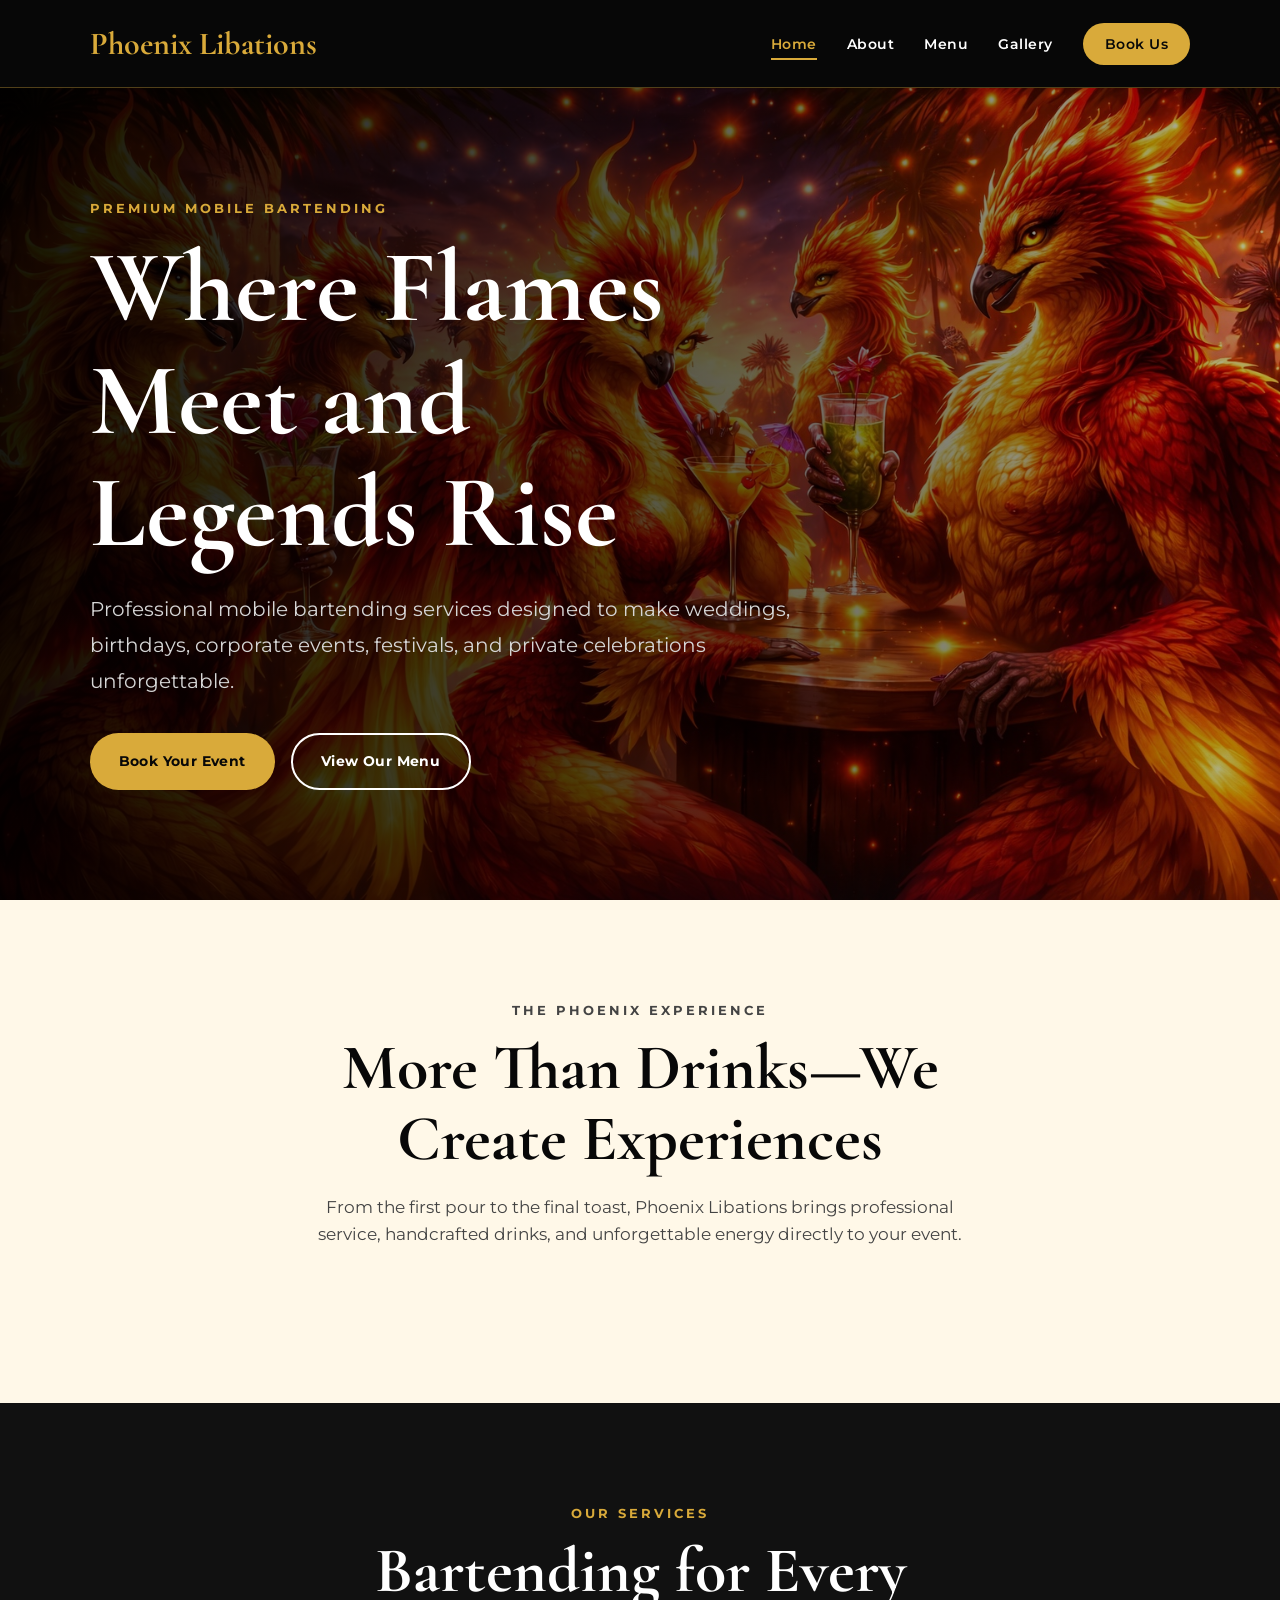
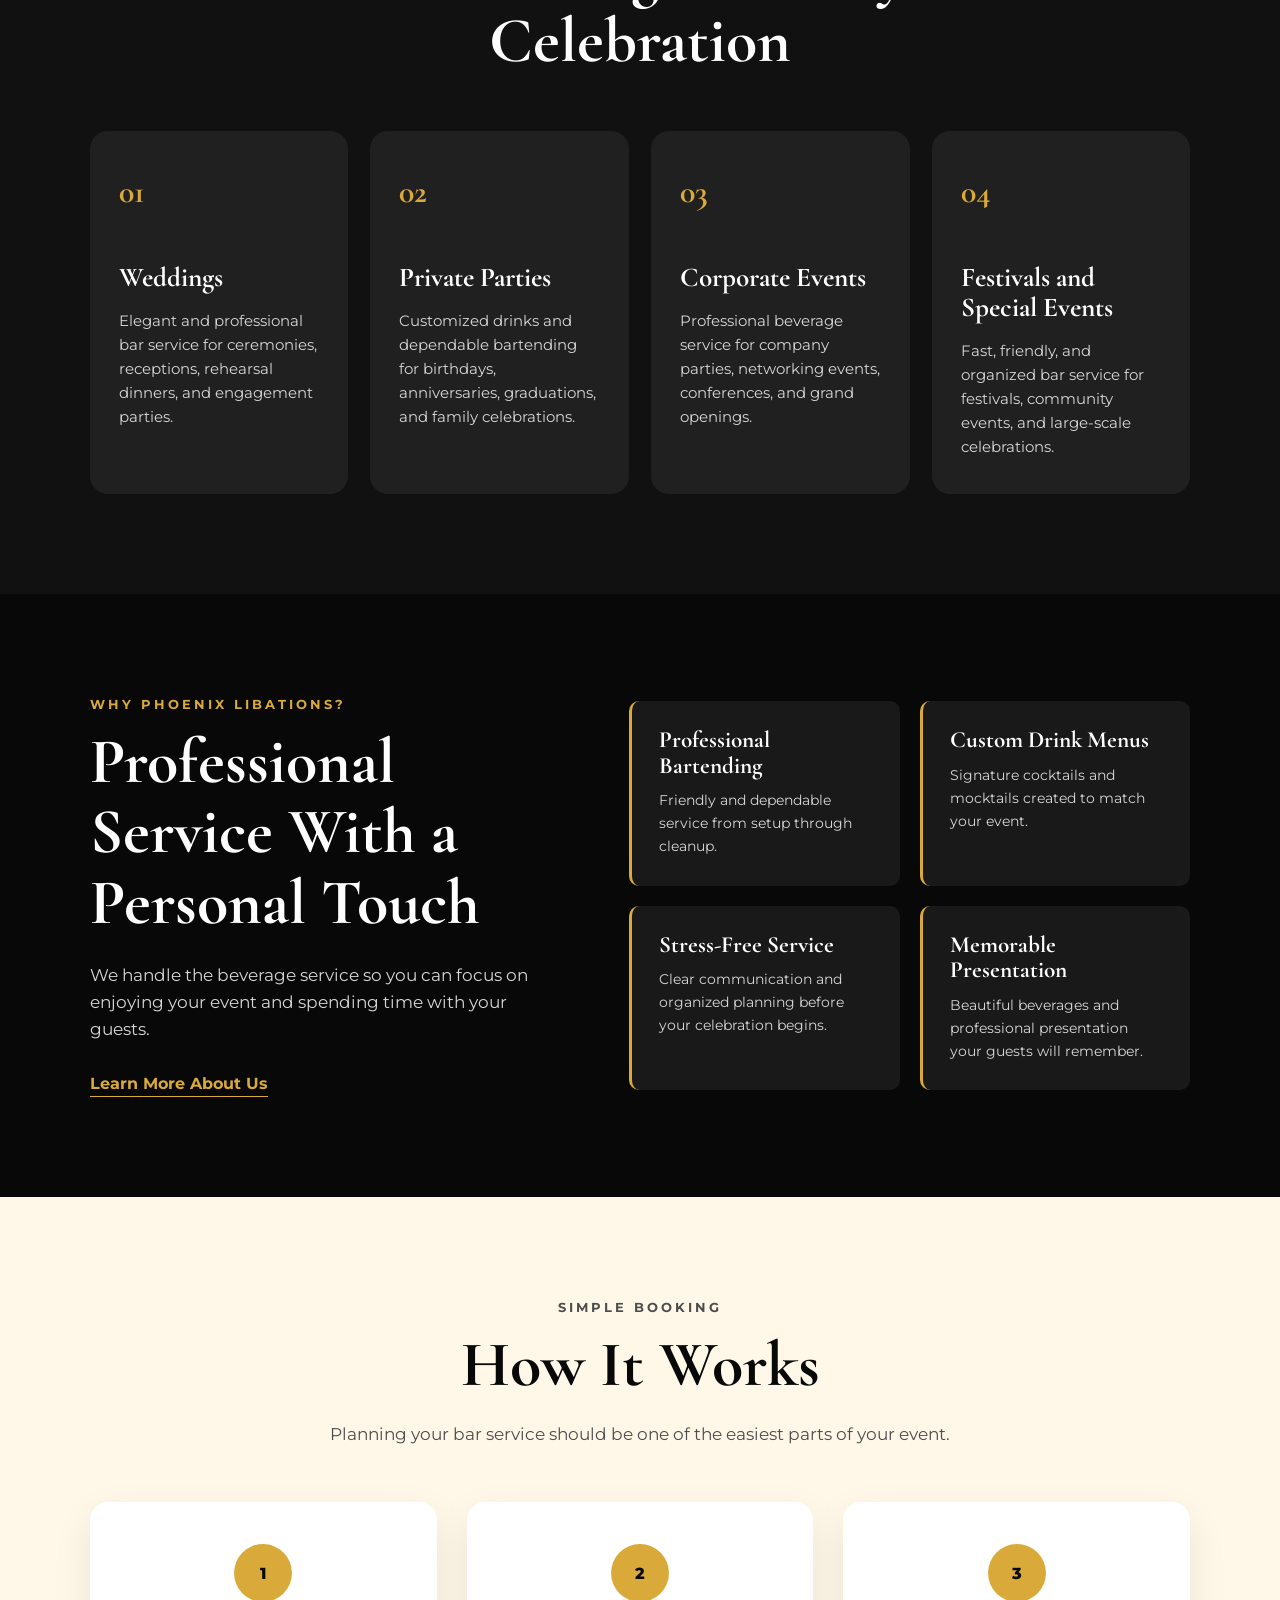
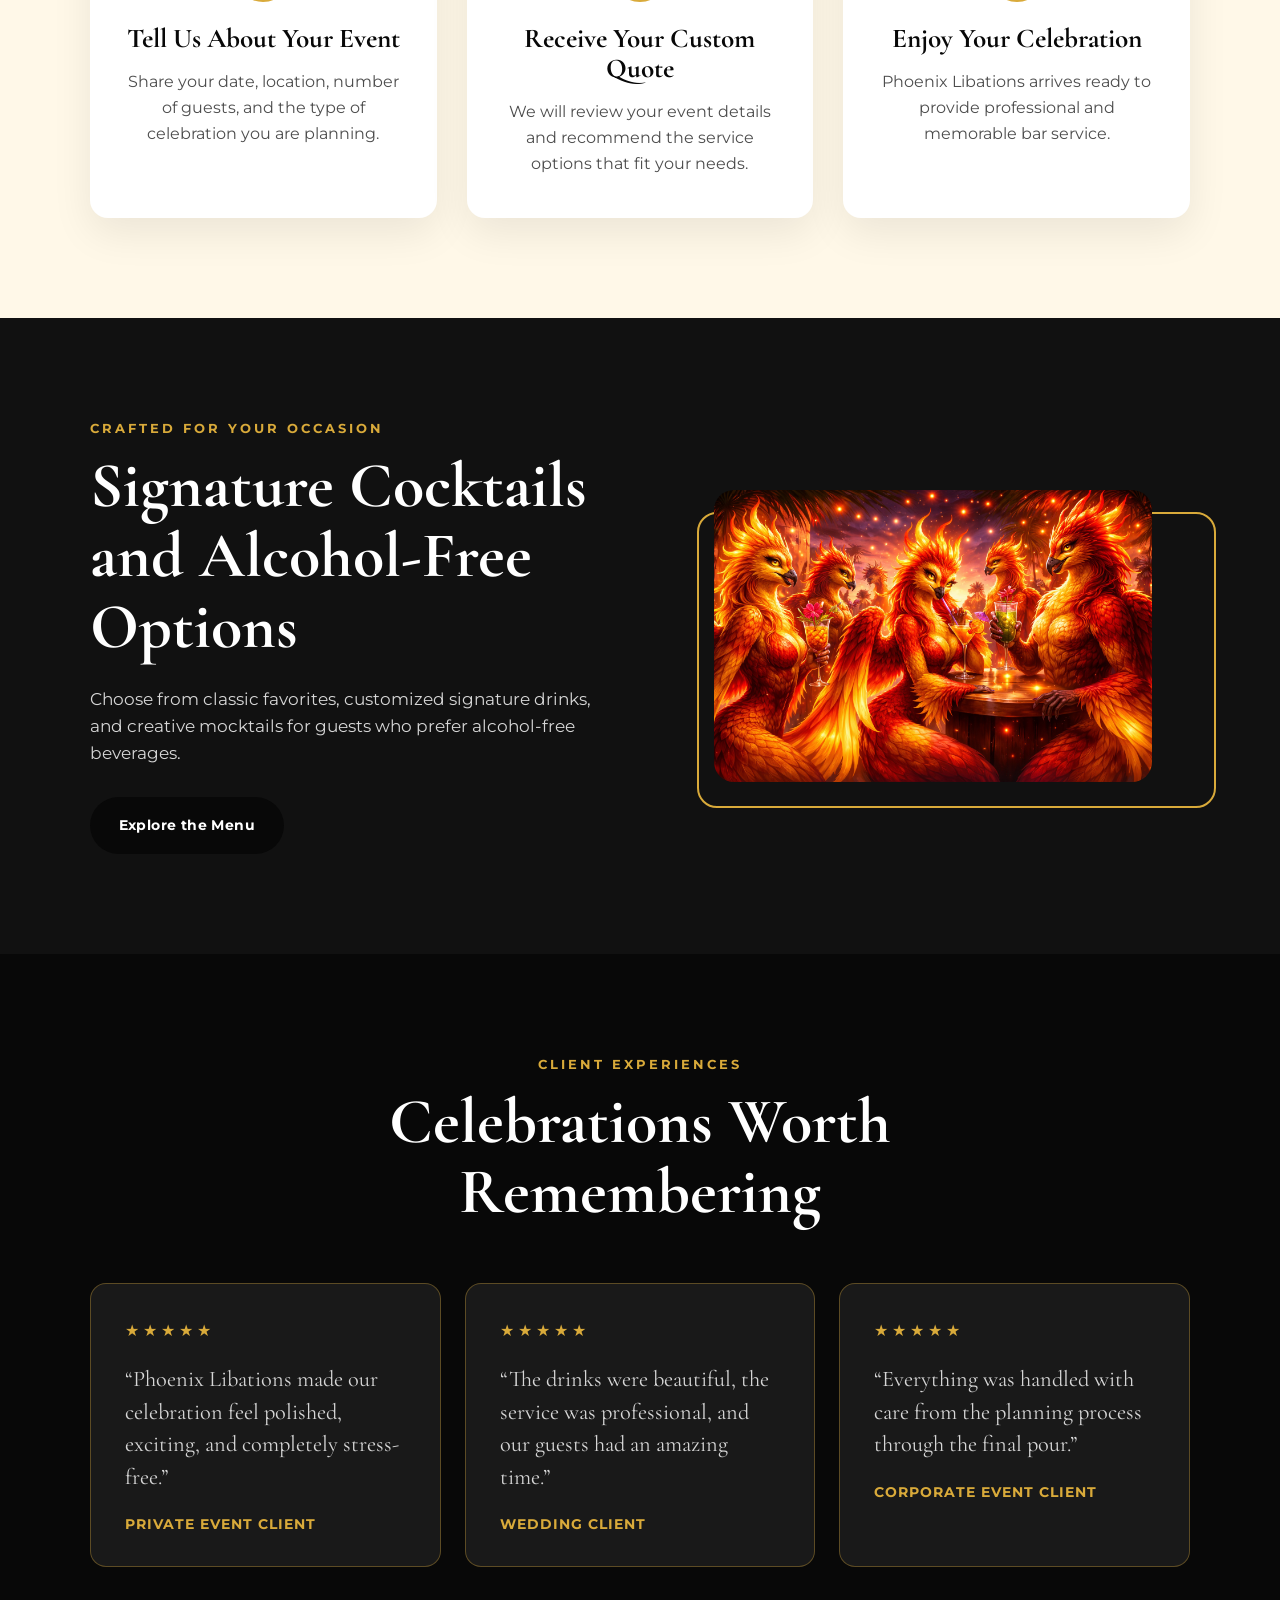
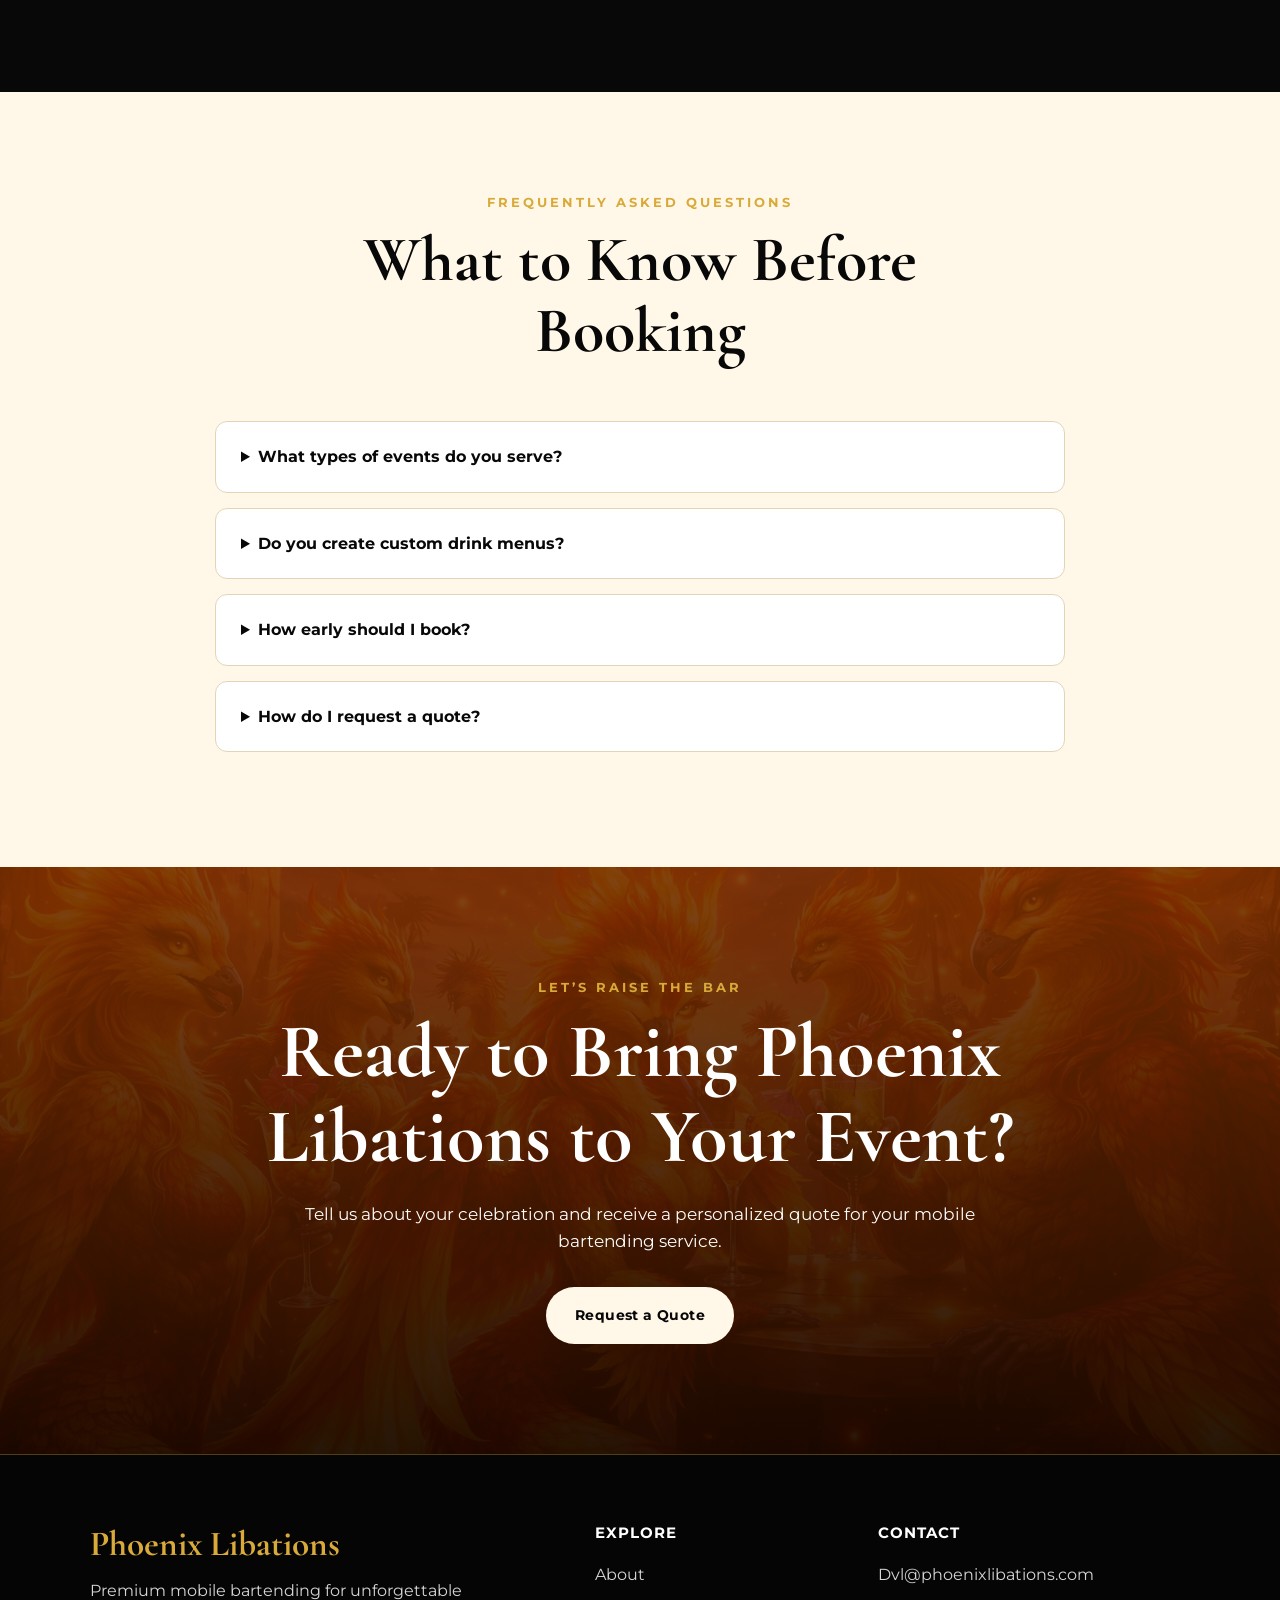
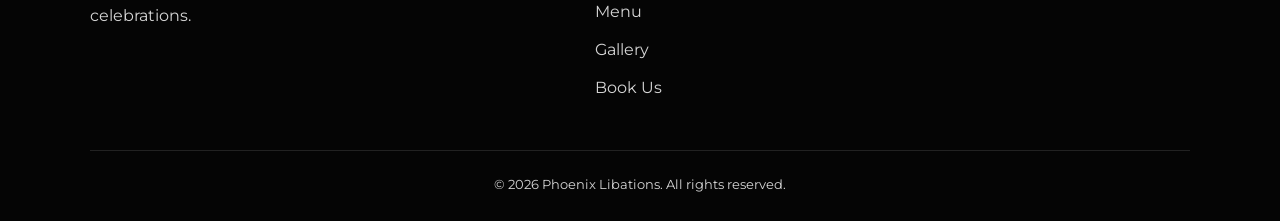
<file: index.html>
<!DOCTYPE html>
<html lang="en">

<head>
    <meta charset="UTF-8">

    <meta
        name="viewport"
        content="width=device-width, initial-scale=1.0"
    >

    <meta
        name="description"
        content="Phoenix Libations provides professional mobile bartending services for weddings, birthdays, corporate events, festivals, and private celebrations."
    >

    <title>Phoenix Libations</title>

    <link rel="stylesheet" href="style.css">
</head>

<body>

    <!-- Header and Navigation -->
    <header class="site-header">
        <nav class="navbar">

            <a href="index.html" class="logo">
                Phoenix Libations
            </a>

            <ul class="nav-links">
                <li>
                    <a href="index.html" class="active">Home</a>
                </li>

                <li>
                    <a href="about.html">About</a>
                </li>

                <li>
                    <a href="menu.html">Menu</a>
                </li>

                <li>
                    <a href="gallery.html">Gallery</a>
                </li>

                <li>
                    <a href="contact.html" class="nav-button">
                        Book Us
                    </a>
                </li>
            </ul>

        </nav>
    </header>


    <main>

        <!-- Hero Section -->
        <section class="hero">

            <img
                src="images/phoenix2.jpg"
                alt="Phoenix Libations bartender holding a handcrafted cocktail"
                class="hero-image"
            >

            <div class="hero-overlay"></div>

            <div class="hero-content">

                <p class="hero-label">
                    Premium Mobile Bartending
                </p>

                <h1>
                    Where Flames Meet and Legends Rise
                </h1>

                <p class="hero-description">
                    Professional mobile bartending services designed to make
                    weddings, birthdays, corporate events, festivals, and
                    private celebrations unforgettable.
                </p>

                <div class="hero-buttons">

                    <a href="contact.html" class="btn btn-primary">
                        Book Your Event
                    </a>

                    <a href="menu.html" class="btn btn-secondary">
                        View Our Menu
                    </a>

                </div>

            </div>

        </section>


        <!-- Introduction Section -->
        <section class="intro section">

            <div class="section-heading">

                <p class="section-label">
                    The Phoenix Experience
                </p>

                <h2>
                    More Than Drinks—We Create Experiences
                </h2>

                <p>
                    From the first pour to the final toast, Phoenix Libations
                    brings professional service, handcrafted drinks, and
                    unforgettable energy directly to your event.
                </p>

            </div>

        </section>


        <!-- Services Section -->
        <section class="services section">

            <div class="section-heading">

                <p class="section-label">
                    Our Services
                </p>

                <h2>
                    Bartending for Every Celebration
                </h2>

            </div>


            <div class="service-grid">

                <article class="service-card">

                    <span class="service-number">01</span>

                    <h3>Weddings</h3>

                    <p>
                        Elegant and professional bar service for ceremonies,
                        receptions, rehearsal dinners, and engagement parties.
                    </p>

                </article>


                <article class="service-card">

                    <span class="service-number">02</span>

                    <h3>Private Parties</h3>

                    <p>
                        Customized drinks and dependable bartending for
                        birthdays, anniversaries, graduations, and family
                        celebrations.
                    </p>

                </article>


                <article class="service-card">

                    <span class="service-number">03</span>

                    <h3>Corporate Events</h3>

                    <p>
                        Professional beverage service for company parties,
                        networking events, conferences, and grand openings.
                    </p>

                </article>


                <article class="service-card">

                    <span class="service-number">04</span>

                    <h3>Festivals and Special Events</h3>

                    <p>
                        Fast, friendly, and organized bar service for festivals,
                        community events, and large-scale celebrations.
                    </p>

                </article>

            </div>

        </section>


        <!-- Why Choose Us Section -->
        <section class="why-us section">

            <div class="why-us-content">

                <div class="why-us-text">

                    <p class="section-label">
                        Why Phoenix Libations?
                    </p>

                    <h2>
                        Professional Service With a Personal Touch
                    </h2>

                    <p>
                        We handle the beverage service so you can focus on
                        enjoying your event and spending time with your guests.
                    </p>

                    <a href="about.html" class="text-link">
                        Learn More About Us
                    </a>

                </div>


                <div class="benefit-list">

                    <article class="benefit">

                        <h3>Professional Bartending</h3>

                        <p>
                            Friendly and dependable service from setup through
                            cleanup.
                        </p>

                    </article>


                    <article class="benefit">

                        <h3>Custom Drink Menus</h3>

                        <p>
                            Signature cocktails and mocktails created to match
                            your event.
                        </p>

                    </article>


                    <article class="benefit">

                        <h3>Stress-Free Service</h3>

                        <p>
                            Clear communication and organized planning before
                            your celebration begins.
                        </p>

                    </article>


                    <article class="benefit">

                        <h3>Memorable Presentation</h3>

                        <p>
                            Beautiful beverages and professional presentation
                            your guests will remember.
                        </p>

                    </article>

                </div>

            </div>

        </section>


        <!-- How It Works Section -->
        <section class="process section">

            <div class="section-heading">

                <p class="section-label">
                    Simple Booking
                </p>

                <h2>
                    How It Works
                </h2>

                <p>
                    Planning your bar service should be one of the easiest
                    parts of your event.
                </p>

            </div>


            <div class="process-grid">

                <article class="process-step">

                    <span>1</span>

                    <h3>Tell Us About Your Event</h3>

                    <p>
                        Share your date, location, number of guests, and the
                        type of celebration you are planning.
                    </p>

                </article>


                <article class="process-step">

                    <span>2</span>

                    <h3>Receive Your Custom Quote</h3>

                    <p>
                        We will review your event details and recommend the
                        service options that fit your needs.
                    </p>

                </article>


                <article class="process-step">

                    <span>3</span>

                    <h3>Enjoy Your Celebration</h3>

                    <p>
                        Phoenix Libations arrives ready to provide professional
                        and memorable bar service.
                    </p>

                </article>

            </div>

        </section>


        <!-- Featured Drinks Section -->
        <section class="featured section">

            <div class="featured-content">

                <div class="featured-text">

                    <p class="section-label">
                        Crafted for Your Occasion
                    </p>

                    <h2>
                        Signature Cocktails and Alcohol-Free Options
                    </h2>

                    <p>
                        Choose from classic favorites, customized signature
                        drinks, and creative mocktails for guests who prefer
                        alcohol-free beverages.
                    </p>

                    <a href="menu.html" class="btn btn-dark">
                        Explore the Menu
                    </a>

                </div>


                <div class="featured-image-container">

                    <img
                        src="images/phoenix2.jpg"
                        alt="Signature cocktail from Phoenix Libations"
                        class="featured-image"
                    >

                </div>

            </div>

        </section>


        <!-- Testimonials Section -->
        <section class="testimonials section">

            <div class="section-heading">

                <p class="section-label">
                    Client Experiences
                </p>

                <h2>
                    Celebrations Worth Remembering
                </h2>

            </div>


            <div class="testimonial-grid">

                <article class="testimonial-card">

                    <div class="stars" aria-label="Five-star review">
                        ★★★★★
                    </div>

                    <p>
                        “Phoenix Libations made our celebration feel polished,
                        exciting, and completely stress-free.”
                    </p>

                    <h3>Private Event Client</h3>

                </article>


                <article class="testimonial-card">

                    <div class="stars" aria-label="Five-star review">
                        ★★★★★
                    </div>

                    <p>
                        “The drinks were beautiful, the service was
                        professional, and our guests had an amazing time.”
                    </p>

                    <h3>Wedding Client</h3>

                </article>


                <article class="testimonial-card">

                    <div class="stars" aria-label="Five-star review">
                        ★★★★★
                    </div>

                    <p>
                        “Everything was handled with care from the planning
                        process through the final pour.”
                    </p>

                    <h3>Corporate Event Client</h3>

                </article>

            </div>

            <p class="testimonial-note">
            </p>

        </section>


        <!-- FAQ Section -->
        <section class="faq section">

            <div class="section-heading">

                <p class="section-label">
                    Frequently Asked Questions
                </p>

                <h2>
                    What to Know Before Booking
                </h2>

            </div>


            <div class="faq-list">

                <details>
                    <summary>
                        What types of events do you serve?
                    </summary>

                    <p>
                        We provide mobile bartending for weddings, birthdays,
                        private parties, corporate gatherings, festivals, and
                        other special occasions.
                    </p>
                </details>


                <details>
                    <summary>
                        Do you create custom drink menus?
                    </summary>

                    <p>
                        Yes. We can help create signature cocktails, mocktails,
                        and drink selections that complement your event.
                    </p>
                </details>


                <details>
                    <summary>
                        How early should I book?
                    </summary>

                    <p>
                        Booking early is recommended, especially for weekends,
                        holidays, and popular wedding dates.
                    </p>
                </details>


                <details>
                    <summary>
                        How do I request a quote?
                    </summary>

                    <p>
                        Visit our booking page and provide your event date,
                        location, guest count, and service needs.
                    </p>
                </details>

            </div>

        </section>


        <!-- Final Call-to-Action Section -->
        <section class="final-cta">

            <div class="final-cta-content">

                <p class="section-label">
                    Let’s Raise the Bar
                </p>

                <h2>
                    Ready to Bring Phoenix Libations to Your Event?
                </h2>

                <p>
                    Tell us about your celebration and receive a personalized
                    quote for your mobile bartending service.
                </p>

                <a href="contact.html" class="btn btn-light">
                    Request a Quote
                </a>

            </div>

        </section>

    </main>


    <!-- Footer -->
    <footer class="site-footer">

        <div class="footer-grid">

            <div class="footer-brand">

                <h2>Phoenix Libations</h2>

                <p>
                    Premium mobile bartending for unforgettable celebrations.
                </p>

            </div>


            <div class="footer-links">

                <h3>Explore</h3>

                <a href="about.html">About</a>
                <a href="menu.html">Menu</a>
                <a href="gallery.html">Gallery</a>
                <a href="contact.html">Book Us</a>

            </div>


            <div class="footer-contact">

                <h3>Contact</h3>

                <a href="mailto:Dvl@phoenixlibations.com">
                    Dvl@phoenixlibations.com
                </a>

            </div>

        </div>


        <div class="footer-bottom">

            <p>
                &copy; 2026 Phoenix Libations. All rights reserved.
            </p>

        </div>

    </footer>

</body>

</html>
</file>
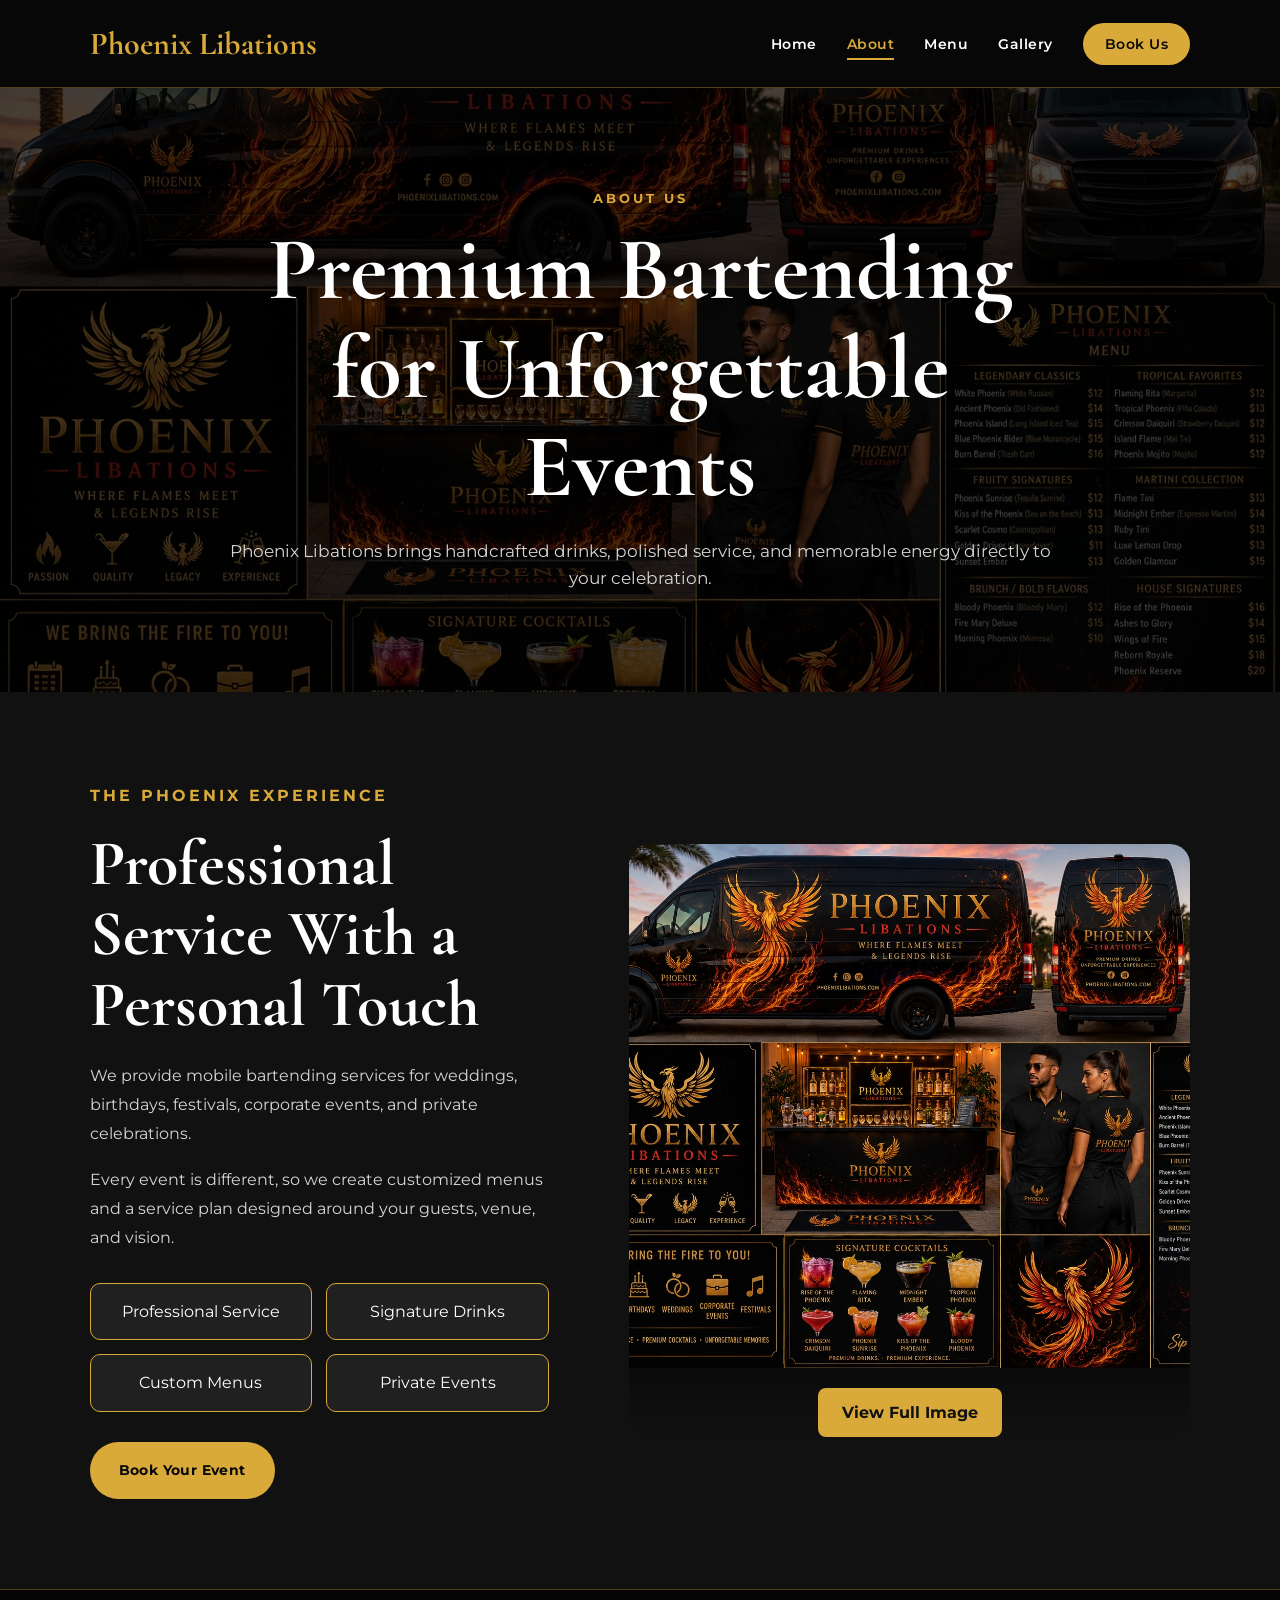
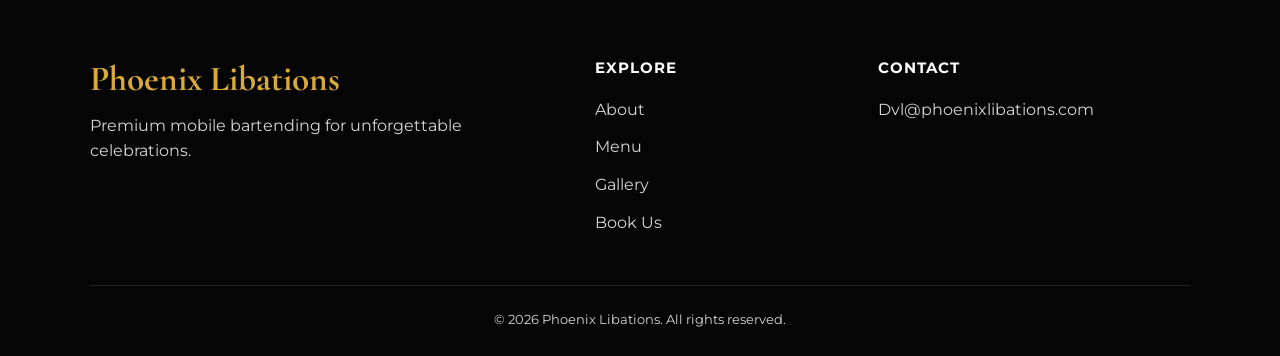
<file: about.html>
<!DOCTYPE html>
<html lang="en">

<head>
    <meta charset="UTF-8">

    <meta
        name="viewport"
        content="width=device-width, initial-scale=1.0"
    >

    <meta
        name="description"
        content="Learn about Phoenix Libations mobile bartending services."
    >

    <title>About | Phoenix Libations</title>

    <link rel="stylesheet" href="style.css">
</head>

<body>

    <header class="site-header">

        <nav class="navbar">

            <a href="index.html" class="logo">
                Phoenix Libations
            </a>

            <ul class="nav-links">

                <li>
                    <a href="index.html">Home</a>
                </li>

                <li>
                    <a href="about.html" class="active">About</a>
                </li>

                <li>
                    <a href="menu.html">Menu</a>
                </li>

                <li>
                    <a href="gallery.html">Gallery</a>
                </li>

                <li>
                    <a href="contact.html" class="nav-button">
                        Book Us
                    </a>
                </li>

            </ul>

        </nav>

    </header>


    <main>

        <!-- Hero -->

        <section class="page-hero about-hero">

            <div class="page-hero-content">

                <p class="section-label">
                    About Us
                </p>

                <h1>
                    Premium Bartending for Unforgettable Events
                </h1>

                <p>
                    Phoenix Libations brings handcrafted drinks,
                    polished service, and memorable energy directly
                    to your celebration.
                </p>

            </div>

        </section>



        <!-- About Section -->

        <section class="about-page section">

            <div class="about-page-content">

                <div class="about-page-text">

                    <p class="eyebrow">
                        The Phoenix Experience
                    </p>

                    <h2>
                        Professional Service With a Personal Touch
                    </h2>

                    <p>
                        We provide mobile bartending services for weddings,
                        birthdays, festivals, corporate events,
                        and private celebrations.
                    </p>

                    <p>
                        Every event is different, so we create customized
                        menus and a service plan designed around your
                        guests, venue, and vision.
                    </p>

                    <div class="about-features">

                        <span>Professional Service</span>

                        <span>Signature Drinks</span>

                        <span>Custom Menus</span>

                        <span>Private Events</span>

                    </div>

                    <a
                        href="contact.html"
                        class="btn btn-primary"
                    >
                        Book Your Event
                    </a>

                </div>



                <!-- About Image -->

                <div class="about-page-image">

                    <a
                        href="images/staff.jpg"
                        target="_blank"
                        rel="noopener"
                    >

                        <img
                            src="images/staff.jpg"
                            class="about-zoom"
                            alt="Phoenix Libations team providing mobile bartending services"
                        >

                    </a>

                    <a
                        href="images/staff.jpg"
                        target="_blank"
                        rel="noopener"
                        class="menu-button"
                    >
                        View Full Image
                    </a>

                </div>

            </div>

        </section>

    </main>



    <footer class="site-footer">

        <div class="footer-grid">

            <div class="footer-brand">

                <h2>
                    Phoenix Libations
                </h2>

                <p>
                    Premium mobile bartending for unforgettable
                    celebrations.
                </p>

            </div>


            <div class="footer-links">

                <h3>
                    Explore
                </h3>

                <a href="about.html">About</a>

                <a href="menu.html">Menu</a>

                <a href="gallery.html">Gallery</a>

                <a href="contact.html">Book Us</a>

            </div>


            <div class="footer-contact">

                <h3>
                    Contact
                </h3>

                <a href="mailto:Dvl@phoenixlibations.com">
                    Dvl@phoenixlibations.com
                </a>

            </div>

        </div>


        <div class="footer-bottom">

            <p>
                &copy; 2026 Phoenix Libations.
                All rights reserved.
            </p>

        </div>

    </footer>

</body>

</html>
</file>
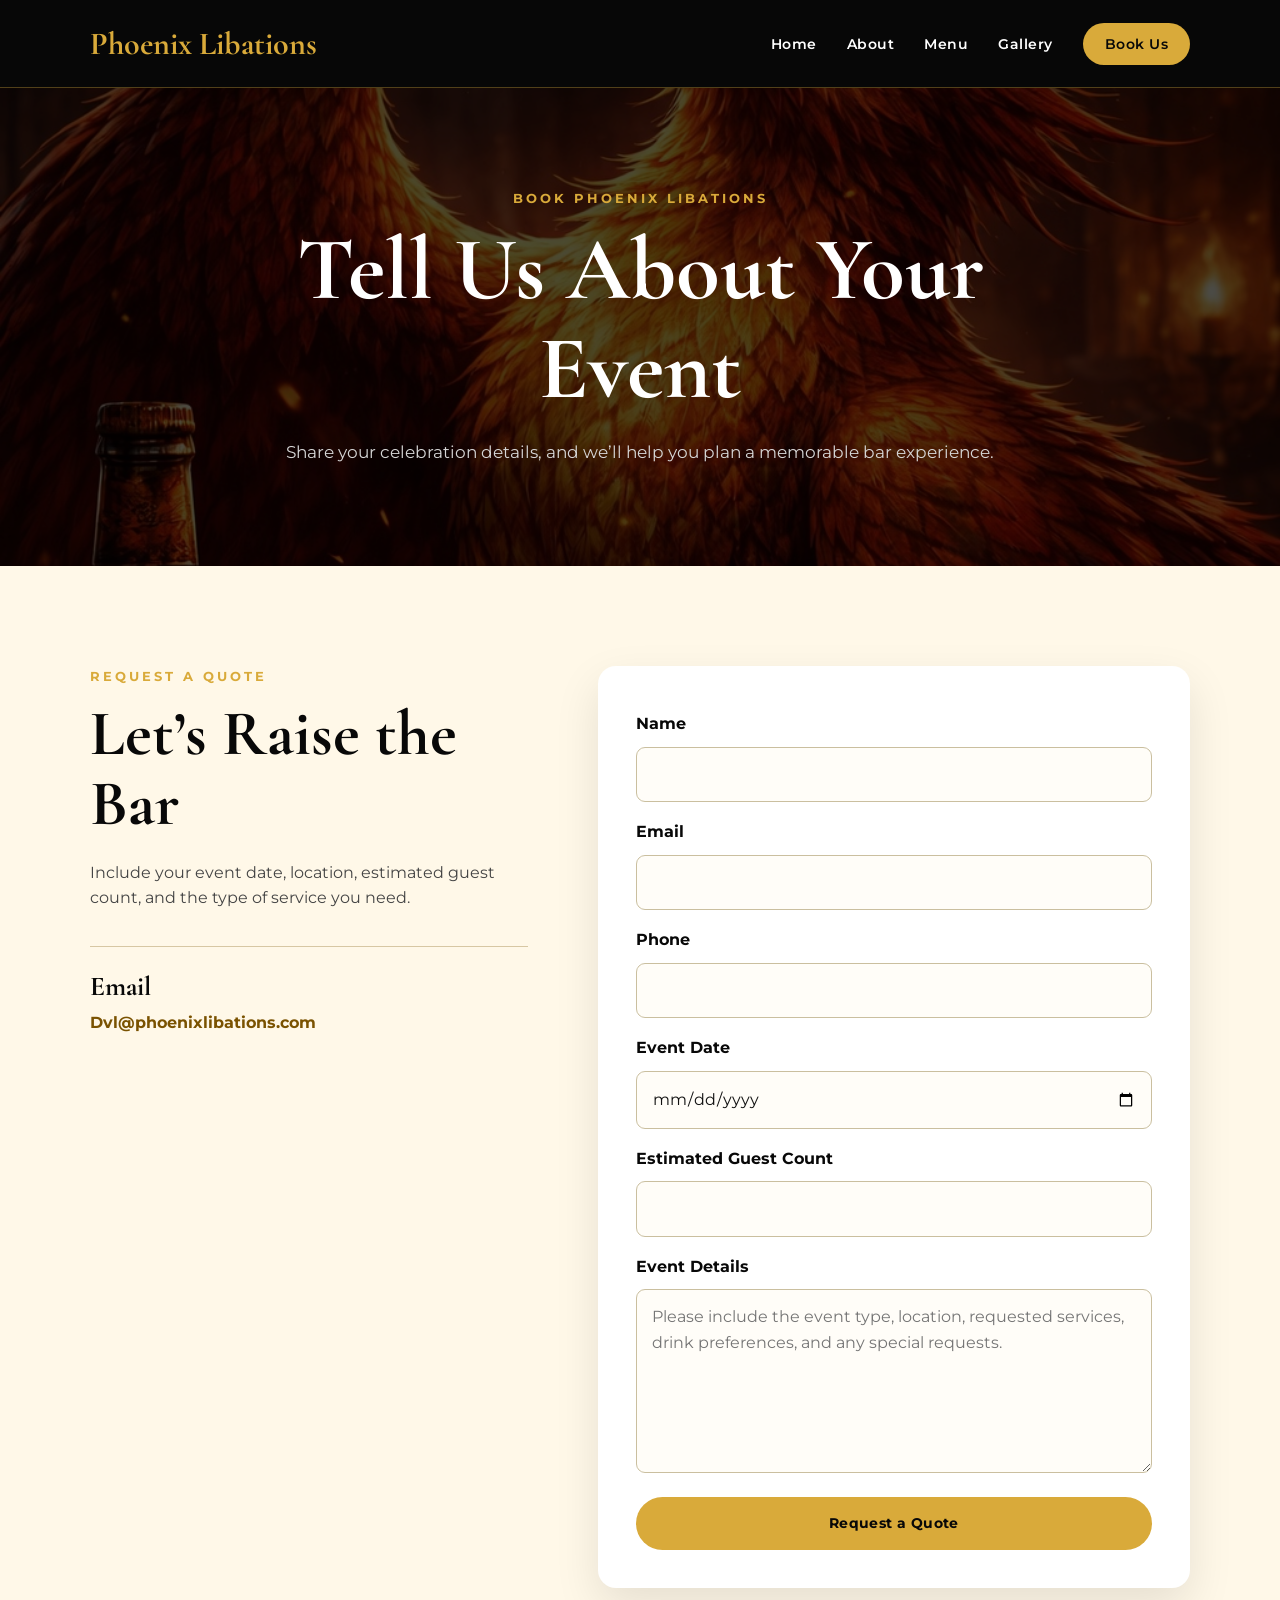
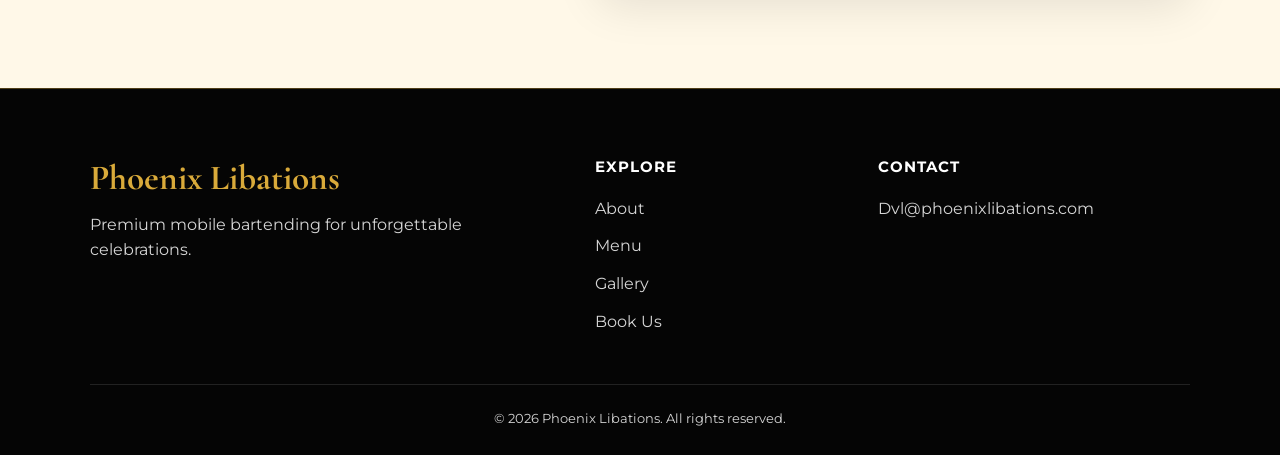
<file: contact.html>
<!DOCTYPE html>
<html lang="en">
<head>
    <meta charset="UTF-8">

    <meta
        name="viewport"
        content="width=device-width, initial-scale=1.0"
    >

    <meta
        name="description"
        content="Request a quote for Phoenix Libations mobile bartending services."
    >

    <title>Book Us | Phoenix Libations</title>

    <link rel="stylesheet" href="style.css">
</head>

<body>
    <header class="site-header">
        <nav class="navbar" aria-label="Main navigation">
            <a href="index.html" class="logo">
                Phoenix Libations
            </a>

            <ul class="nav-links">
                <li>
                    <a href="index.html">Home</a>
                </li>

                <li>
                    <a href="about.html">About</a>
                </li>

                <li>
                    <a href="menu.html">Menu</a>
                </li>

                <li>
                    <a href="gallery.html">Gallery</a>
                </li>

                <li>
                    <a
                        href="contact.html"
                        class="nav-button active"
                        aria-current="page"
                    >
                        Book Us
                    </a>
                </li>
            </ul>
        </nav>
    </header>

    <main>
        <section class="page-hero contact-hero">
            <div class="page-hero-content">
                <p class="section-label">
                    Book Phoenix Libations
                </p>

                <h1>Tell Us About Your Event</h1>

                <p>
                    Share your celebration details, and we’ll help
                    you plan a memorable bar experience.
                </p>
            </div>
        </section>

        <section class="contact-page section">
            <div class="contact-layout">
                <div class="contact-copy">
                    <p class="section-label">
                        Request a Quote
                    </p>

                    <h2>Let’s Raise the Bar</h2>

                    <p>
                        Include your event date, location,
                        estimated guest count, and the type of
                        service you need.
                    </p>

                    <div class="contact-details">
                        <h3>Email</h3>

                        <a href="mailto:Dvl@phoenixlibations.com">
                            Dvl@phoenixlibations.com
                        </a>
                    </div>
                </div>

                <form
                    class="contact-form"
                    action="https://formsubmit.co/Dvl@phoenixlibations.com"
                    method="POST"
                >
                    <!-- Subject line for the email Phoenix Libations receives -->
                    <input
                        type="hidden"
                        name="_subject"
                        value="New Phoenix Libations Booking Request"
                    >

                    <!-- Displays the booking information in a table -->
                    <input
                        type="hidden"
                        name="_template"
                        value="table"
                    >

                    <!-- Automatic confirmation sent to the customer -->
                    <input
                        type="hidden"
                        name="_autoresponse"
                        value="Thank you for contacting Phoenix Libations! We have received your booking request. Our team will review your information and respond within 5–7 business days. You do not need to reply to this automated confirmation. We look forward to helping make your event unforgettable. — Phoenix Libations"
                    >

                    <!-- Spam protection -->
                    <input
                        type="text"
                        name="_honey"
                        class="form-honeypot"
                        tabindex="-1"
                        autocomplete="off"
                        aria-hidden="true"
                    >

                    <label for="name">
                        Name
                    </label>

                    <input
                        id="name"
                        name="Name"
                        type="text"
                        autocomplete="name"
                        required
                    >

                    <label for="email">
                        Email
                    </label>

                    <input
                        id="email"
                        name="email"
                        type="email"
                        autocomplete="email"
                        required
                    >

                    <label for="phone">
                        Phone
                    </label>

                    <input
                        id="phone"
                        name="Phone"
                        type="tel"
                        autocomplete="tel"
                        inputmode="tel"
                    >

                    <label for="date">
                        Event Date
                    </label>

                    <input
                        id="date"
                        name="Event Date"
                        type="date"
                        required
                    >

                    <label for="guests">
                        Estimated Guest Count
                    </label>

                    <input
                        id="guests"
                        name="Guest Count"
                        type="number"
                        min="1"
                        inputmode="numeric"
                        required
                    >

                    <label for="message">
                        Event Details
                    </label>

                    <textarea
                        id="message"
                        name="Event Details"
                        rows="6"
                        placeholder="Please include the event type, location, requested services, drink preferences, and any special requests."
                        required
                    ></textarea>

                    <button
                        type="submit"
                        class="btn btn-primary"
                    >
                        Request a Quote
                    </button>
                </form>
            </div>
        </section>
    </main>

    <footer class="site-footer">
        <div class="footer-grid">
            <div class="footer-brand">
                <h2>Phoenix Libations</h2>

                <p>
                    Premium mobile bartending for unforgettable
                    celebrations.
                </p>
            </div>

            <div class="footer-links">
                <h3>Explore</h3>

                <a href="about.html">About</a>
                <a href="menu.html">Menu</a>
                <a href="gallery.html">Gallery</a>
                <a href="contact.html">Book Us</a>
            </div>

            <div class="footer-contact">
                <h3>Contact</h3>

                <a href="mailto:Dvl@phoenixlibations.com">
                    Dvl@phoenixlibations.com
                </a>
            </div>
        </div>

        <div class="footer-bottom">
            <p>
                &copy; 2026 Phoenix Libations.
                All rights reserved.
            </p>
        </div>
    </footer>
</body>
</html>
</file>
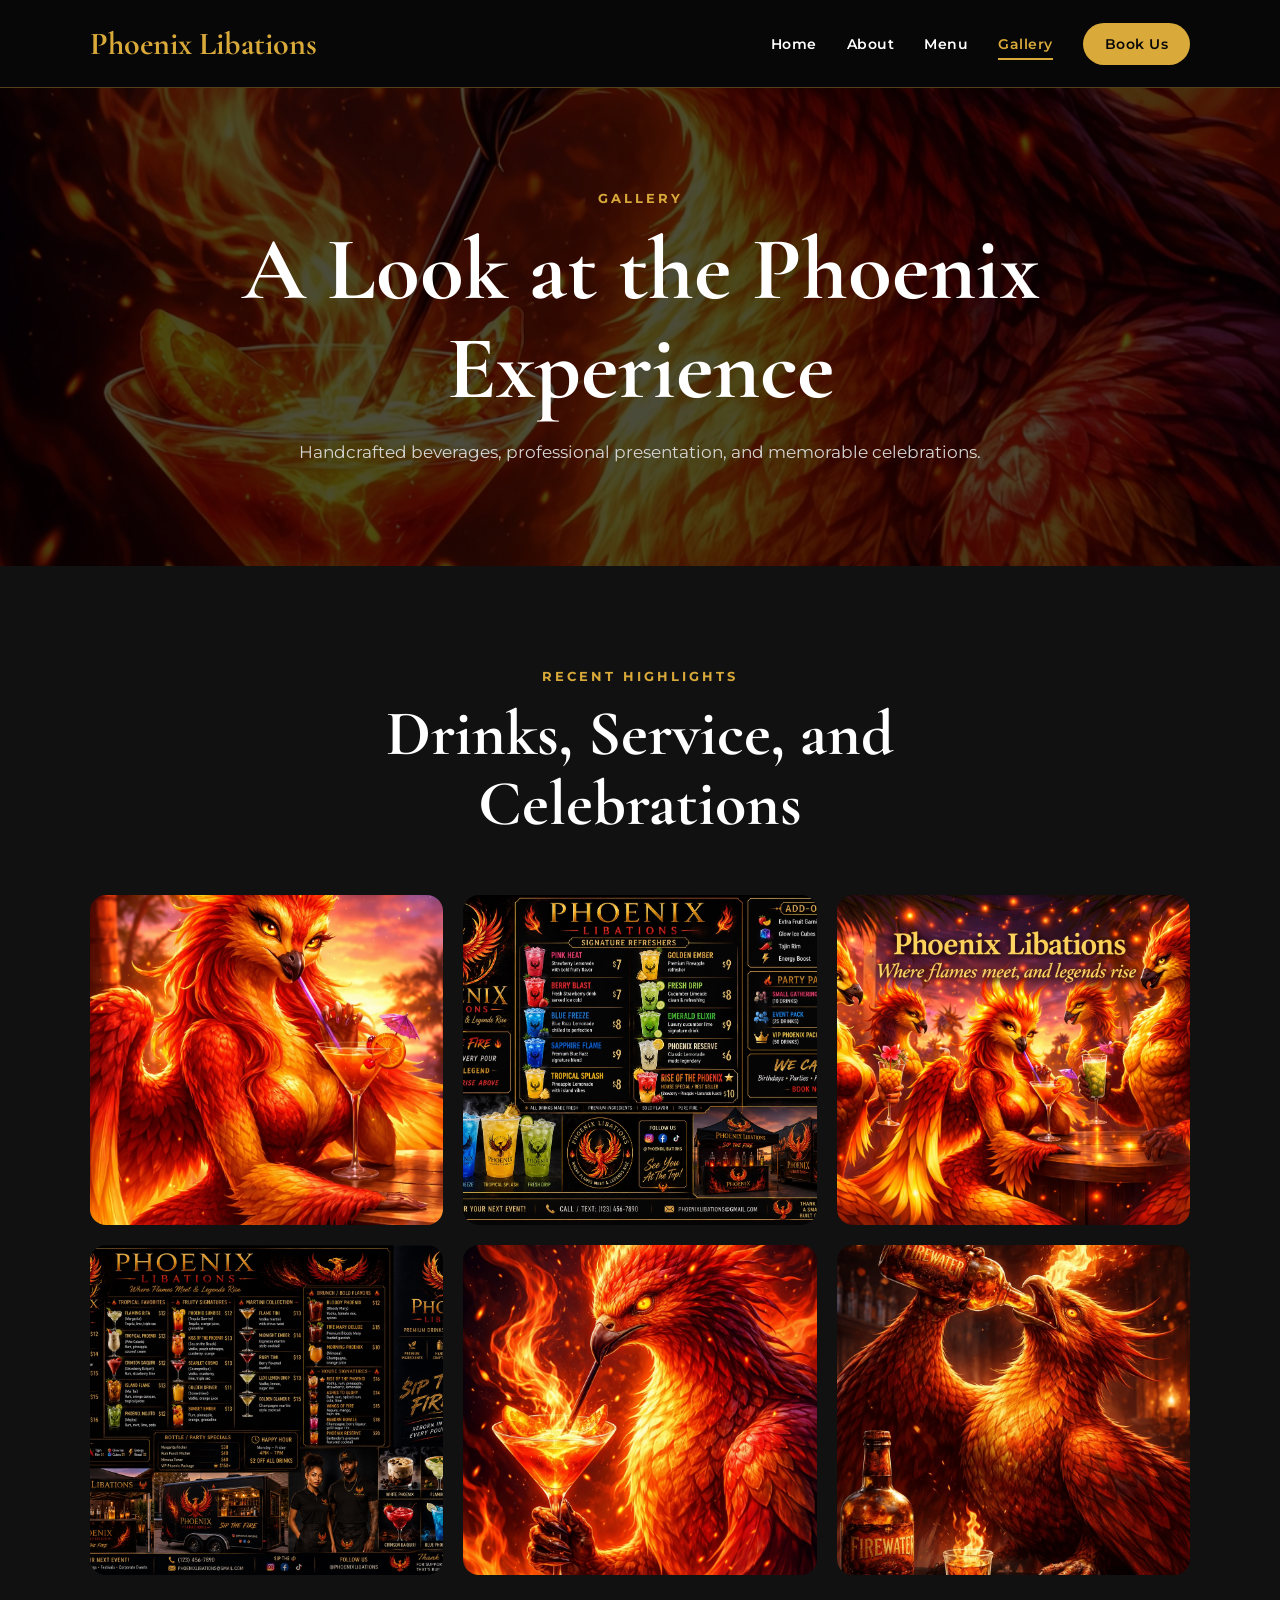
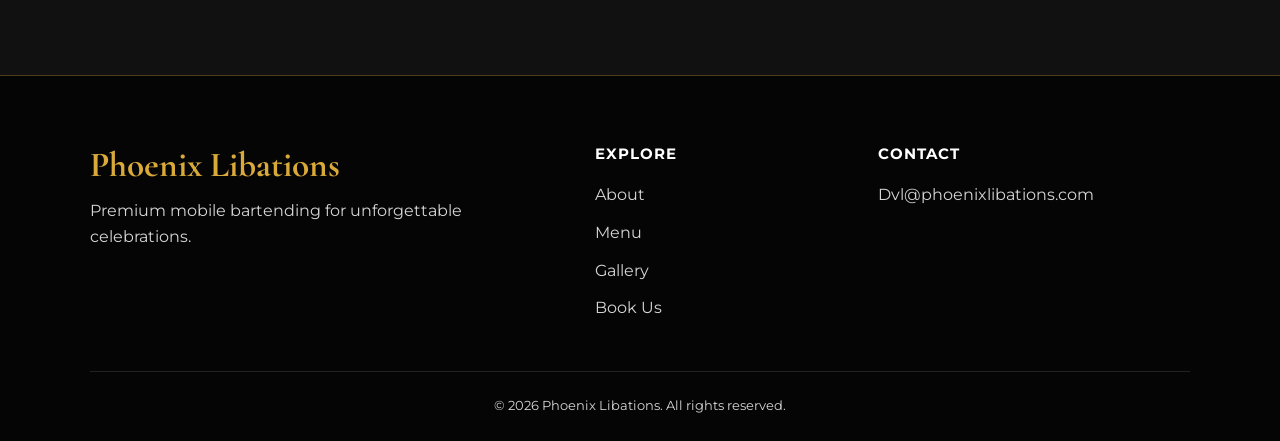
<file: gallery.html>
<!DOCTYPE html>
<html lang="en">
<head>
    <meta charset="UTF-8">
    <meta name="viewport" content="width=device-width, initial-scale=1.0">
    <meta name="description" content="View Phoenix Libations drinks, events, and mobile bartending presentation.">
    <title>Gallery | Phoenix Libations</title>
    <link rel="stylesheet" href="style.css">
</head>
<body>
    <header class="site-header">
        <nav class="navbar">
            <a href="index.html" class="logo">Phoenix Libations</a>
            <ul class="nav-links">
                <li><a href="index.html">Home</a></li>
                <li><a href="about.html">About</a></li>
                <li><a href="menu.html">Menu</a></li>
                <li><a href="gallery.html" class="active">Gallery</a></li>
                <li><a href="contact.html" class="nav-button">Book Us</a></li>
            </ul>
        </nav>
    </header>
    <main>
        <section class="page-hero gallery-hero">
            <div class="page-hero-content">
                <p class="section-label">Gallery</p>
                <h1>A Look at the Phoenix Experience</h1>
                <p>Handcrafted beverages, professional presentation, and memorable celebrations.</p>
            </div>
        </section>
        <section class="gallery-page section">
            <div class="section-heading"><p class="section-label">Recent Highlights</p><h2>Drinks, Service, and Celebrations</h2></div>
            <div class="gallery-grid">
                <img src="images/hero.jpg" alt="Phoenix Libations event setup">
                <img src="images/drinks1.jpg" alt="Handcrafted cocktail">
                <img src="images/phoenix1.jpg" alt="Phoenix Libations presentation">
                <img src="images/drinks2.jpg" alt="Signature drink">
                <img src="images/hero2.jpg" alt="Mobile bartending event">
                <img src="images/hero3.jpg" alt="Phoenix Libations celebration">
            </div>
        </section>
    </main>
    <footer class="site-footer">
        <div class="footer-grid">
            <div class="footer-brand">
                <h2>Phoenix Libations</h2>
                <p>Premium mobile bartending for unforgettable celebrations.</p>
            </div>
            <div class="footer-links">
                <h3>Explore</h3>
                <a href="about.html">About</a>
                <a href="menu.html">Menu</a>
                <a href="gallery.html">Gallery</a>
                <a href="contact.html">Book Us</a>
            </div>
            <div class="footer-contact">
                <h3>Contact</h3>
                <a href="mailto:Dvl@phoenixlibations.com">Dvl@phoenixlibations.com</a>
            </div>
        </div>
        <div class="footer-bottom"><p>&copy; 2026 Phoenix Libations. All rights reserved.</p></div>
    </footer>
</body>
</html>
</file>
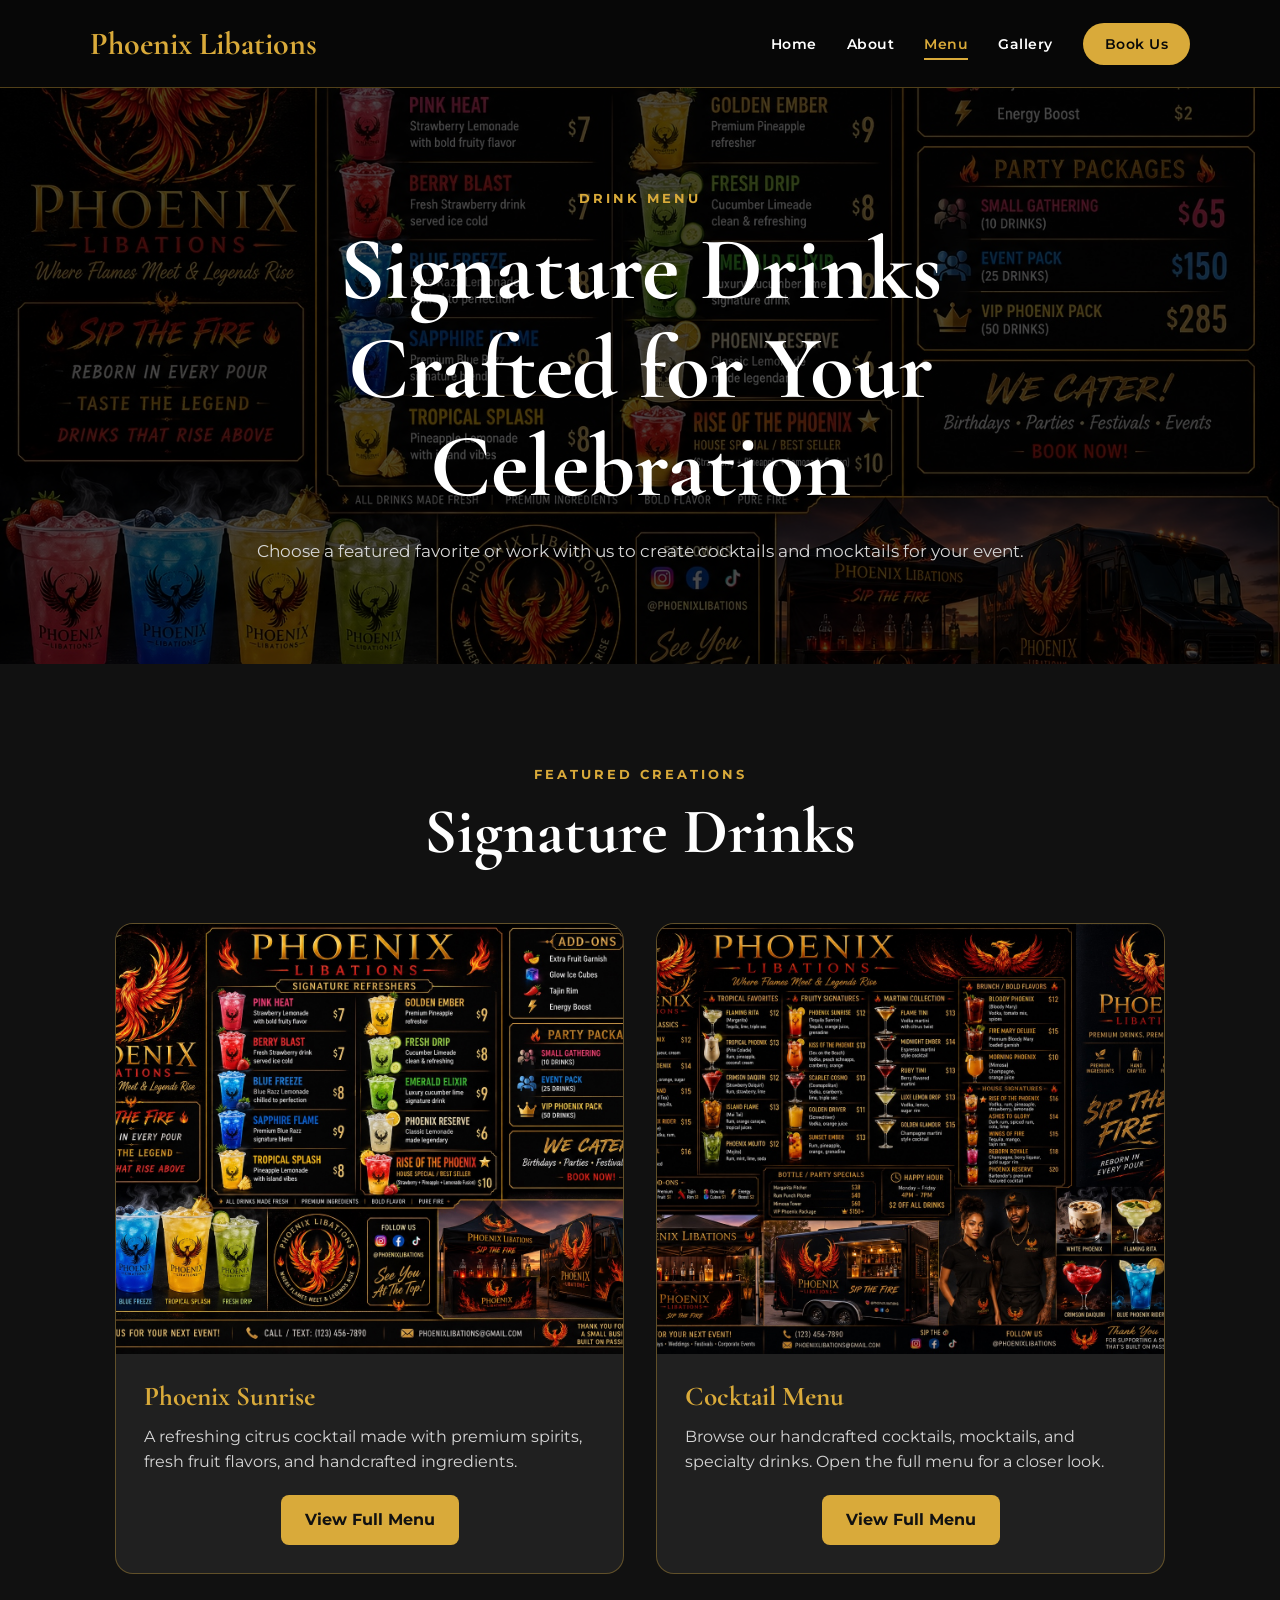
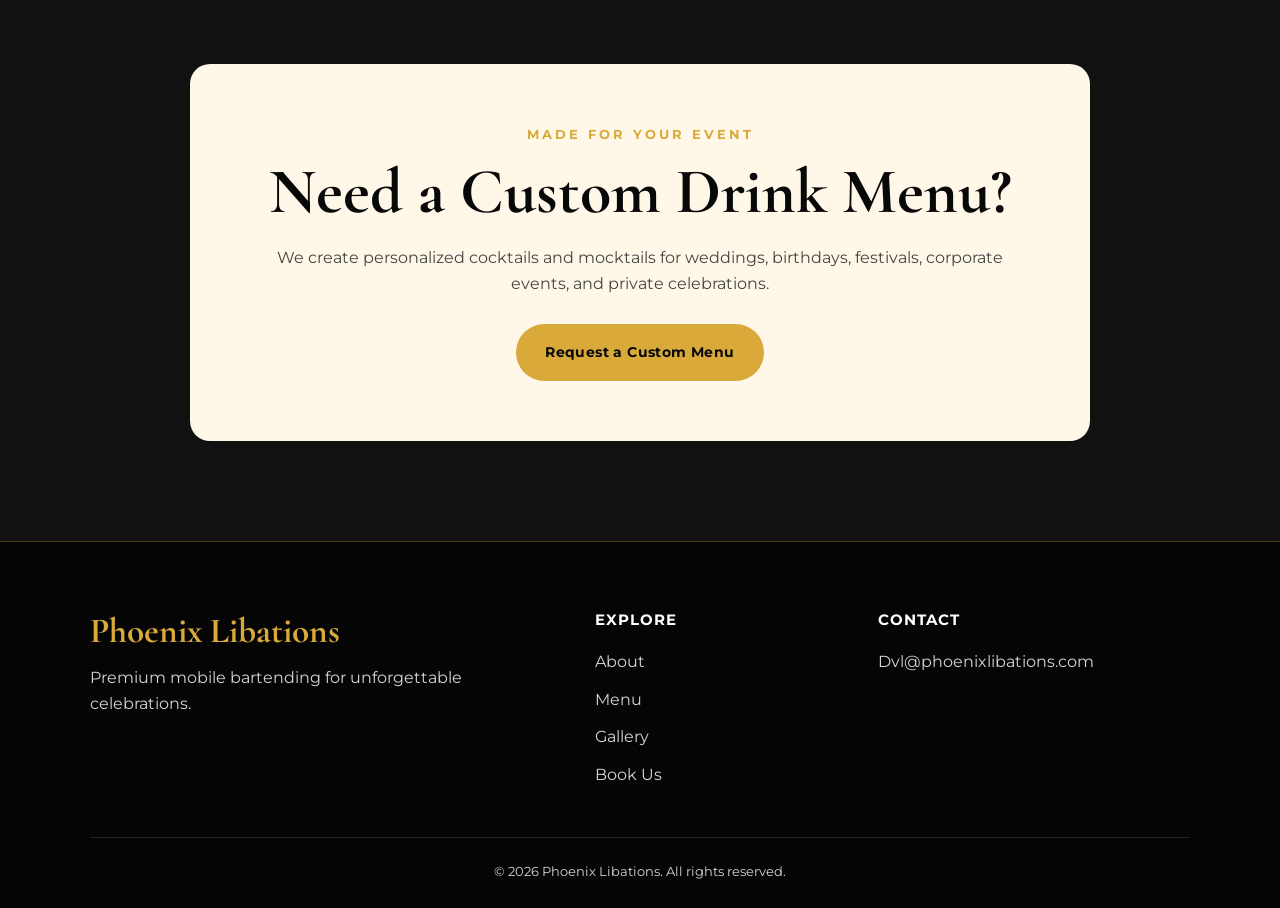
<file: menu.html>
<!DOCTYPE html>
<html lang="en">

<head>
    <meta charset="UTF-8">

    <meta
        name="viewport"
        content="width=device-width, initial-scale=1.0"
    >

    <meta
        name="description"
        content="Explore signature cocktails and custom drink menus from Phoenix Libations."
    >

    <title>Menu | Phoenix Libations</title>

    <link rel="stylesheet" href="style.css">
</head>

<body>

    <header class="site-header">

        <nav class="navbar">

            <a href="index.html" class="logo">
                Phoenix Libations
            </a>

            <ul class="nav-links">

                <li>
                    <a href="index.html">Home</a>
                </li>

                <li>
                    <a href="about.html">About</a>
                </li>

                <li>
                    <a href="menu.html" class="active">Menu</a>
                </li>

                <li>
                    <a href="gallery.html">Gallery</a>
                </li>

                <li>
                    <a href="contact.html" class="nav-button">
                        Book Us
                    </a>
                </li>

            </ul>

        </nav>

    </header>


    <main>

        <!-- Menu Hero -->
        <section class="page-hero menu-hero">

            <div class="page-hero-content">

                <p class="section-label">
                    Drink Menu
                </p>

                <h1>
                    Signature Drinks Crafted for Your Celebration
                </h1>

                <p>
                    Choose a featured favorite or work with us to create
                    cocktails and mocktails for your event.
                </p>

            </div>

        </section>


        <!-- Menu Section -->
        <section class="menu-page section">

            <div class="section-heading">

                <p class="section-label">
                    Featured Creations
                </p>

                <h2>
                    Signature Drinks
                </h2>

            </div>


            <div class="drink-grid">

                <!-- First Menu Card -->
                <article class="drink-card">

                    <a
                        href="images/drinks1.jpg"
                        target="_blank"
                        rel="noopener"
                    >

                        <img
                            src="images/drinks1.jpg"
                            class="menu-zoom"
                            alt="Phoenix Sunrise cocktail menu"
                        >

                    </a>

                    <div class="drink-card-content">

                        <h3>
                            Phoenix Sunrise
                        </h3>

                        <p>
                            A refreshing citrus cocktail made with premium
                            spirits, fresh fruit flavors, and handcrafted
                            ingredients.
                        </p>

                        <a
                            href="images/drinks1.jpg"
                            target="_blank"
                            rel="noopener"
                            class="menu-button"
                        >
                            View Full Menu
                        </a>

                    </div>

                </article>


                <!-- Second Menu Card -->
                <article class="drink-card">

                    <a
                        href="images/drinks2.jpg"
                        target="_blank"
                        rel="noopener"
                    >

                        <img
                            src="images/drinks2.jpg"
                            class="menu-zoom"
                            alt="Phoenix Libations cocktail menu"
                        >

                    </a>

                    <div class="drink-card-content">

                        <h3>
                            Cocktail Menu
                        </h3>

                        <p>
                            Browse our handcrafted cocktails, mocktails, and
                            specialty drinks. Open the full menu for a closer
                            look.
                        </p>

                        <a
                            href="images/drinks2.jpg"
                            target="_blank"
                            rel="noopener"
                            class="menu-button"
                        >
                            View Full Menu
                        </a>

                    </div>

                </article>

            </div>


            <!-- Custom Menu Section -->
            <section class="custom-menu">

                <p class="section-label">
                    Made for Your Event
                </p>

                <h2>
                    Need a Custom Drink Menu?
                </h2>

                <p>
                    We create personalized cocktails and mocktails for
                    weddings, birthdays, festivals, corporate events,
                    and private celebrations.
                </p>

                <a
                    href="contact.html"
                    class="btn btn-primary"
                >
                    Request a Custom Menu
                </a>

            </section>

        </section>

    </main>


    <footer class="site-footer">

        <div class="footer-grid">

            <div class="footer-brand">

                <h2>
                    Phoenix Libations
                </h2>

                <p>
                    Premium mobile bartending for unforgettable celebrations.
                </p>

            </div>


            <div class="footer-links">

                <h3>Explore</h3>

                <a href="about.html">About</a>
                <a href="menu.html">Menu</a>
                <a href="gallery.html">Gallery</a>
                <a href="contact.html">Book Us</a>

            </div>


            <div class="footer-contact">

                <h3>Contact</h3>

                <a href="mailto:Dvl@phoenixlibations.com">
                    Dvl@phoenixlibations.com
                </a>

            </div>

        </div>


        <div class="footer-bottom">

            <p>
                &copy; 2026 Phoenix Libations. All rights reserved.
            </p>

        </div>

    </footer>

</body>

</html>
</file>
<file: style.css>
/* ======================================
   GOOGLE FONT
====================================== */

@import url("https://fonts.googleapis.com/css2?family=Cormorant+Garamond:wght@500;600;700&family=Montserrat:wght@400;500;600;700&display=swap");


/* ======================================
   COLOR VARIABLES
====================================== */

:root {
    --black: #080808;
    --dark: #111111;
    --dark-gray: #191919;
    --card: #202020;
    --gold: #d9aa3a;
    --light-gold: #f3cf70;
    --orange: #dd6b20;
    --cream: #fff8e8;
    --white: #ffffff;
    --light-gray: #d6d6d6;
    --border: rgba(217, 170, 58, 0.35);
}


/* ======================================
   RESET
====================================== */

* {
    margin: 0;
    padding: 0;
    box-sizing: border-box;
}

html {
    scroll-behavior: smooth;
}

body {
    font-family: "Montserrat", Arial, Helvetica, sans-serif;
    background-color: var(--black);
    color: var(--white);
    line-height: 1.6;
}

img {
    max-width: 100%;
    display: block;
}

a {
    color: inherit;
}

button,
input,
textarea,
select {
    font: inherit;
}


/* ======================================
   GENERAL TYPOGRAPHY
====================================== */

h1,
h2,
h3 {
    font-family: "Cormorant Garamond", Georgia, serif;
    line-height: 1.1;
}

h2 {
    font-size: clamp(2.4rem, 5vw, 4rem);
}

h3 {
    font-size: 1.7rem;
}

p {
    color: var(--light-gray);
}

.section {
    padding: 100px 7%;
}

.section-heading {
    width: min(760px, 100%);
    margin: 0 auto 55px;
    text-align: center;
}

.section-heading h2 {
    margin-bottom: 20px;
}

.section-heading p:last-child {
    max-width: 680px;
    margin: 0 auto;
    font-size: 1.05rem;
}

.section-label,
.hero-label {
    margin-bottom: 12px;
    color: var(--gold);
    font-size: 0.82rem;
    font-weight: 700;
    letter-spacing: 3px;
    text-transform: uppercase;
}


/* ======================================
   HEADER AND NAVIGATION
====================================== */

.site-header {
    position: sticky;
    top: 0;
    z-index: 1000;
    padding: 18px 7%;
    background-color: rgba(8, 8, 8, 0.96);
    border-bottom: 1px solid var(--border);
    backdrop-filter: blur(12px);
}

.navbar {
    width: min(1280px, 100%);
    margin: 0 auto;
    display: flex;
    justify-content: space-between;
    align-items: center;
}

.logo {
    color: var(--gold);
    font-family: "Cormorant Garamond", Georgia, serif;
    font-size: 2rem;
    font-weight: 700;
    text-decoration: none;
}

.nav-links {
    display: flex;
    align-items: center;
    gap: 30px;
    list-style: none;
}

.nav-links a {
    position: relative;
    color: var(--white);
    font-size: 0.88rem;
    font-weight: 600;
    letter-spacing: 0.5px;
    text-decoration: none;
    transition: color 0.25s ease;
}

.nav-links a:not(.nav-button)::after {
    content: "";
    position: absolute;
    right: 0;
    bottom: -7px;
    left: 0;
    height: 2px;
    background-color: var(--gold);
    transform: scaleX(0);
    transform-origin: center;
    transition: transform 0.25s ease;
}

.nav-links a:hover,
.nav-links a.active {
    color: var(--gold);
}

.nav-links a:hover::after,
.nav-links a.active::after {
    transform: scaleX(1);
}

.nav-button {
    padding: 12px 22px;
    color: var(--black) !important;
    background-color: var(--gold);
    border-radius: 999px;
}

.nav-button:hover {
    background-color: var(--light-gold);
}


/* ======================================
   HERO SECTION
====================================== */

.hero {
    position: relative;
    min-height: 88vh;
    display: flex;
    align-items: center;
    overflow: hidden;
}

.hero-image {
    position: absolute;
    inset: 0;
    width: 100%;
    height: 100%;
    object-fit: cover;
    object-position: center;
}

.hero-overlay {
    position: absolute;
    inset: 0;
    background:
        linear-gradient(
            90deg,
            rgba(0, 0, 0, 0.91) 0%,
            rgba(0, 0, 0, 0.7) 45%,
            rgba(0, 0, 0, 0.28) 100%
        );
}

.hero-content {
    position: relative;
    z-index: 2;
    width: min(1280px, 100%);
    margin: 0 auto;
    padding: 110px 7%;
}

.hero-content > * {
    max-width: 720px;
}

.hero-content h1 {
    margin-bottom: 22px;
    color: var(--white);
    font-size: clamp(3.4rem, 8vw, 6.8rem);
}

.hero-description {
    margin-bottom: 34px;
    font-size: clamp(1rem, 2vw, 1.25rem);
    line-height: 1.8;
}

.hero-buttons {
    display: flex;
    flex-wrap: wrap;
    gap: 16px;
}


/* ======================================
   BUTTONS
====================================== */

.btn {
    display: inline-flex;
    justify-content: center;
    align-items: center;
    min-width: 180px;
    padding: 15px 27px;
    border: 2px solid transparent;
    border-radius: 999px;
    font-size: 0.9rem;
    font-weight: 700;
    letter-spacing: 0.4px;
    text-decoration: none;
    transition:
        transform 0.25s ease,
        background-color 0.25s ease,
        color 0.25s ease,
        border-color 0.25s ease;
}

.btn:hover {
    transform: translateY(-3px);
}

.btn-primary {
    color: var(--black);
    background-color: var(--gold);
}

.btn-primary:hover {
    background-color: var(--light-gold);
}

.btn-secondary {
    color: var(--white);
    background-color: transparent;
    border-color: var(--white);
}

.btn-secondary:hover {
    color: var(--black);
    background-color: var(--white);
}

.btn-dark {
    color: var(--white);
    background-color: var(--black);
}

.btn-dark:hover {
    color: var(--black);
    background-color: var(--gold);
}

.btn-light {
    color: var(--black);
    background-color: var(--cream);
}

.btn-light:hover {
    background-color: var(--gold);
}


/* ======================================
   INTRODUCTION SECTION
====================================== */

.intro {
    background-color: var(--cream);
    color: var(--black);
}

.intro h2 {
    color: var(--black);
}

.intro p {
    color: #444444;
}


/* ======================================
   SERVICES SECTION
====================================== */

.services {
    background-color: var(--dark);
}

.service-grid {
    width: min(1280px, 100%);
    margin: 0 auto;
    display: grid;
    grid-template-columns: repeat(4, 1fr);
    gap: 22px;
}

.service-card {
    min-height: 310px;
    padding: 34px 28px;
    background-color: var(--card);
    border: 1px solid transparent;
    border-radius: 18px;
    transition:
        transform 0.3s ease,
        border-color 0.3s ease,
        background-color 0.3s ease;
}

.service-card:hover {
    transform: translateY(-8px);
    background-color: #252525;
    border-color: var(--gold);
}

.service-number {
    display: block;
    margin-bottom: 45px;
    color: var(--gold);
    font-family: "Cormorant Garamond", Georgia, serif;
    font-size: 2rem;
    font-weight: 700;
}

.service-card h3 {
    margin-bottom: 16px;
    color: var(--white);
}

.service-card p {
    font-size: 0.94rem;
}


/* ======================================
   WHY CHOOSE US SECTION
====================================== */

.why-us {
    background-color: var(--black);
}

.why-us-content {
    width: min(1180px, 100%);
    margin: 0 auto;
    display: grid;
    grid-template-columns: 0.9fr 1.1fr;
    gap: 80px;
    align-items: center;
}

.why-us-text h2 {
    margin-bottom: 24px;
}

.why-us-text > p:not(.section-label) {
    margin-bottom: 28px;
    font-size: 1.05rem;
}

.text-link {
    display: inline-block;
    color: var(--gold);
    font-weight: 700;
    text-decoration: none;
    border-bottom: 1px solid var(--gold);
}

.text-link:hover {
    color: var(--light-gold);
}

.benefit-list {
    display: grid;
    grid-template-columns: repeat(2, 1fr);
    gap: 20px;
}

.benefit {
    padding: 27px;
    background-color: var(--dark-gray);
    border-left: 3px solid var(--gold);
    border-radius: 10px;
}

.benefit h3 {
    margin-bottom: 10px;
    font-size: 1.45rem;
}

.benefit p {
    font-size: 0.9rem;
}


/* ======================================
   PROCESS SECTION
====================================== */

.process {
    color: var(--black);
    background-color: var(--cream);
}

.process h2,
.process h3 {
    color: var(--black);
}

.process p {
    color: #4d4d4d;
}

.process-grid {
    width: min(1100px, 100%);
    margin: 0 auto;
    display: grid;
    grid-template-columns: repeat(3, 1fr);
    gap: 30px;
}

.process-step {
    position: relative;
    padding: 42px 30px;
    text-align: center;
    background-color: var(--white);
    border-radius: 18px;
    box-shadow: 0 15px 40px rgba(0, 0, 0, 0.08);
}

.process-step span {
    width: 58px;
    height: 58px;
    margin: 0 auto 22px;
    display: flex;
    justify-content: center;
    align-items: center;
    color: var(--black);
    background-color: var(--gold);
    border-radius: 50%;
    font-weight: 800;
}

.process-step h3 {
    margin-bottom: 15px;
}


/* ======================================
   FEATURED DRINKS SECTION
====================================== */

.featured {
    background-color: var(--dark);
}

.featured-content {
    width: min(1180px, 100%);
    margin: 0 auto;
    display: grid;
    grid-template-columns: 1fr 1fr;
    gap: 70px;
    align-items: center;
}

.featured-text h2 {
    margin-bottom: 24px;
}

.featured-text > p:not(.section-label) {
    margin-bottom: 30px;
    font-size: 1.05rem;
}

.featured-image-container {
    position: relative;
}

.featured-image-container::before {
    content: "";
    position: absolute;
    top: 22px;
    left: 22px;
    width: 100%;
    height: 100%;
    border: 2px solid var(--gold);
    border-radius: 20px;
}

.featured-image {
    position: relative;
    z-index: 1;
    width: 85%;
    max-width: 950px;
    height: auto;
    display: block;
    margin: 0 auto;
    border-radius: 20px;
}


/* ======================================
   TESTIMONIALS
====================================== */

.testimonials {
    background-color: var(--black);
}

.testimonial-grid {
    width: min(1180px, 100%);
    margin: 0 auto;
    display: grid;
    grid-template-columns: repeat(3, 1fr);
    gap: 24px;
}

.testimonial-card {
    padding: 34px;
    background-color: var(--dark-gray);
    border: 1px solid var(--border);
    border-radius: 16px;
}

.stars {
    margin-bottom: 20px;
    color: var(--gold);
    letter-spacing: 4px;
}

.testimonial-card p {
    margin-bottom: 24px;
    font-family: "Cormorant Garamond", Georgia, serif;
    font-size: 1.4rem;
    line-height: 1.45;
}

.testimonial-card h3 {
    color: var(--gold);
    font-family: "Montserrat", Arial, sans-serif;
    font-size: 0.85rem;
    letter-spacing: 1px;
    text-transform: uppercase;
}

.testimonial-note {
    margin-top: 25px;
    text-align: center;
    font-size: 0.78rem;
    font-style: italic;
}


/* ======================================
   FAQ SECTION
====================================== */

.faq {
    color: var(--black);
    background-color: var(--cream);
}

.faq h2 {
    color: var(--black);
}

.faq-list {
    width: min(850px, 100%);
    margin: 0 auto;
}

.faq details {
    margin-bottom: 15px;
    padding: 0 25px;
    background-color: var(--white);
    border: 1px solid #e1d5b9;
    border-radius: 12px;
}

.faq summary {
    padding: 22px 0;
    color: var(--black);
    font-weight: 700;
    cursor: pointer;
}

.faq details p {
    padding: 0 0 22px;
    color: #555555;
}


/* ======================================
   FINAL CALL TO ACTION
====================================== */

.final-cta {
    padding: 110px 7%;
    text-align: center;
    background:
        linear-gradient(
            rgba(117, 47, 0, 0.9),
            rgba(25, 8, 0, 0.94)
        ),
        url("images/phoenix2.jpg") center / cover no-repeat;
}

.final-cta-content {
    width: min(760px, 100%);
    margin: 0 auto;
}

.final-cta h2 {
    margin-bottom: 22px;
    font-size: clamp(2.7rem, 6vw, 4.8rem);
}

.final-cta p:not(.section-label) {
    margin-bottom: 32px;
    color: var(--white);
    font-size: 1.05rem;
}


/* ======================================
   FOOTER
====================================== */

.site-footer {
    padding: 70px 7% 25px;
    background-color: #050505;
    border-top: 1px solid var(--border);
}

.footer-grid {
    width: min(1180px, 100%);
    margin: 0 auto 50px;
    display: grid;
    grid-template-columns: 2fr 1fr 1.4fr;
    gap: 60px;
}

.footer-brand h2 {
    margin-bottom: 14px;
    color: var(--gold);
    font-size: 2.2rem;
}

.footer-brand p {
    max-width: 390px;
}

.footer-links,
.footer-contact {
    display: flex;
    flex-direction: column;
    align-items: flex-start;
    gap: 12px;
}

.footer-links h3,
.footer-contact h3 {
    margin-bottom: 8px;
    color: var(--white);
    font-family: "Montserrat", Arial, sans-serif;
    font-size: 0.95rem;
    letter-spacing: 1px;
    text-transform: uppercase;
}

.footer-links a,
.footer-contact a {
    color: var(--light-gray);
    text-decoration: none;
    transition: color 0.25s ease;
}

.footer-links a:hover,
.footer-contact a:hover {
    color: var(--gold);
}

.footer-bottom {
    width: min(1180px, 100%);
    margin: 0 auto;
    padding-top: 24px;
    text-align: center;
    border-top: 1px solid #222222;
}

.footer-bottom p {
    font-size: 0.8rem;
}


/* ======================================
   ABOUT PAGE
====================================== */

.about-page {
    min-height: calc(100vh - 85px);
    padding: 90px 7%;
    display: flex;
    align-items: center;
    background-color: var(--dark);
}

.about-page-content {
    width: min(1600px, 100%);
    margin: 0 auto;
    display: grid;
    grid-template-columns: 0.9fr 1.1fr;
    gap: 80px;
    align-items: center;
}

.about-page-text {
    max-width: 580px;
}

.eyebrow {
    margin-bottom: 12px;
    color: var(--gold);
    font-size: 0.82rem;
    font-weight: 700;
    letter-spacing: 3px;
    text-transform: uppercase;
}

.about-page-text h2 {
    margin-bottom: 22px;
    color: var(--white);
    font-size: clamp(2.8rem, 5vw, 4.6rem);
}

.about-page-text p {
    margin-bottom: 18px;
    font-size: 1rem;
    line-height: 1.8;
}

.about-features {
    margin: 30px 0;
    display: grid;
    grid-template-columns: repeat(2, 1fr);
    gap: 14px;
}

.about-features span {
    padding: 15px;
    text-align: center;
    background-color: var(--card);
    border: 1px solid var(--gold);
    border-radius: 10px;
}

.about-page-image img {
    width: 140%;
    max-width: 950px;
    height: auto;
    object-fit: contain;
    border-radius: 20px;
    box-shadow: 0 22px 55px rgba(0, 0, 0, 0.45);
    margin-left: -10%;
}


/* ======================================
   MENU / DRINK CARDS
====================================== */

.drink-card img {
    width: 100%;
    height: 500px;
    object-fit: cover;
    border-radius: 14px;
}


/* ======================================
   TABLET RESPONSIVE DESIGN
====================================== */

@media (max-width: 1000px) {
    .service-grid {
        grid-template-columns: repeat(2, 1fr);
    }

    .why-us-content,
    .featured-content,
    .about-page-content {
        grid-template-columns: 1fr;
        gap: 50px;
    }

    .featured-image {
        height: 480px;
    }

    .testimonial-grid {
        grid-template-columns: 1fr;
    }

    .footer-grid {
        grid-template-columns: 1.5fr 1fr;
    }
}


/* ======================================
   MOBILE RESPONSIVE DESIGN
====================================== */

@media (max-width: 768px) {
    .section {
        padding: 75px 22px;
    }

    .site-header {
        position: relative;
        padding: 20px;
    }

    .navbar {
        flex-direction: column;
        gap: 20px;
    }

    .logo {
        font-size: 1.8rem;
    }

    .nav-links {
        justify-content: center;
        flex-wrap: wrap;
        gap: 18px;
    }

    .nav-links a {
        font-size: 0.8rem;
    }

    .nav-button {
        padding: 10px 17px;
    }

    .hero {
        min-height: 78vh;
        text-align: center;
    }

    .hero-overlay {
        background: rgba(0, 0, 0, 0.72);
    }

    .hero-content {
        padding: 90px 22px;
    }

    .hero-content > * {
        margin-right: auto;
        margin-left: auto;
    }

    .hero-content h1 {
        font-size: clamp(3rem, 13vw, 4.7rem);
    }

    .hero-buttons {
        justify-content: center;
    }

    .service-grid,
    .process-grid,
    .benefit-list {
        grid-template-columns: 1fr;
    }

    .service-card {
        min-height: auto;
    }

    .service-number {
        margin-bottom: 25px;
    }

    .featured-image-container::before {
        display: none;
    }

    .featured-image {
        height: 410px;
    }

    .footer-grid {
        grid-template-columns: 1fr;
        gap: 35px;
    }

    .about-page {
        padding: 70px 22px;
    }

    .about-page-content {
        text-align: center;
    }

    .about-page-text {
        max-width: 100%;
    }

    .about-features {
        grid-template-columns: 1fr;
    }

    .drink-card img {
        height: 300px;
    }
}


/* ======================================
   SMALL PHONE RESPONSIVE DESIGN
====================================== */

@media (max-width: 480px) {
    .nav-links {
        gap: 14px;
    }

    .hero-buttons {
        flex-direction: column;
    }

    .btn {
        width: 100%;
    }

    .hero-description {
        font-size: 0.95rem;
    }

    .section-heading {
        margin-bottom: 38px;
    }

    .featured-image {
        height: 330px;
    }

    .final-cta {
        padding: 85px 22px;
    }
}

/* ======================================
   INNER PAGE HERO SECTIONS
====================================== */
.page-hero { min-height: 52vh; padding: 100px 7%; display: flex; align-items: center; text-align: center; background-position: center; background-size: cover; position: relative; }
.page-hero::before { content: ""; position: absolute; inset: 0; background: rgba(0,0,0,.7); }
.page-hero-content { position: relative; z-index: 1; width: min(850px,100%); margin: 0 auto; }
.page-hero h1 { font-size: clamp(3rem,7vw,5.8rem); margin-bottom: 20px; }
.page-hero p:last-child { font-size: 1.08rem; }
.about-hero { background-image: url("images/staff.jpg"); }
.menu-hero { background-image: url("images/drinks1.jpg"); }
.gallery-hero { background-image: url("images/hero2.jpg"); }
.contact-hero { background-image: url("images/hero3.jpg"); }

/* MENU PAGE */
.menu-page { background: var(--dark); }
.drink-grid { width: min(1050px,100%); margin: 0 auto 90px; display: grid; grid-template-columns: repeat(2,1fr); gap: 32px; }
.drink-card { overflow: hidden; background: var(--card); border: 1px solid var(--border); border-radius: 18px; }
.drink-card img { width: 100%; height: 430px; object-fit: cover; border-radius: 0; }
.drink-card-content { padding: 28px; }
.drink-card-content h3 { margin-bottom: 12px; color: var(--gold); }
.custom-menu { width: min(900px,100%); margin: 0 auto; padding: 60px; text-align: center; background: var(--cream); border-radius: 20px; }
.custom-menu h2 { color: var(--black); margin-bottom: 18px; }
.custom-menu p:not(.section-label) { color: #444; margin-bottom: 28px; }

/* GALLERY PAGE */
.gallery-page { background: var(--dark); }
.gallery-grid { width: min(1200px,100%); margin: 0 auto; display: grid; grid-template-columns: repeat(3,1fr); gap: 20px; }
.gallery-grid img { width: 100%; height: 330px; object-fit: cover; border-radius: 16px; transition: transform .3s ease; }
.gallery-grid img:hover { transform: scale(1.025); }

/* CONTACT PAGE */
.contact-page { background: var(--cream); color: var(--black); }
.contact-layout { width: min(1100px,100%); margin: 0 auto; display: grid; grid-template-columns: .85fr 1.15fr; gap: 70px; align-items: start; }
.contact-copy h2 { color: var(--black); margin-bottom: 20px; }
.contact-copy > p:not(.section-label) { color: #444; margin-bottom: 35px; }
.contact-details { padding-top: 25px; border-top: 1px solid #d7c7a3; }
.contact-details h3 { color: var(--black); margin-bottom: 8px; }
.contact-details a { color: #7a5200; font-weight: 700; text-decoration: none; }
.contact-form { padding: 38px; display: grid; gap: 10px; background: var(--white); border-radius: 18px; box-shadow: 0 18px 45px rgba(0,0,0,.1); }
.contact-form label { margin-top: 7px; font-weight: 700; color: var(--black); }
.contact-form input, .contact-form textarea { width: 100%; padding: 14px 15px; border: 1px solid #cabf9f; border-radius: 9px; background: #fffdf8; color: #111; }
.contact-form textarea { resize: vertical; }
.contact-form .btn { margin-top: 14px; border: 0; cursor: pointer; }

@media (max-width: 850px) {
  .drink-grid, .contact-layout { grid-template-columns: 1fr; }
  .gallery-grid { grid-template-columns: repeat(2,1fr); }
}
@media (max-width: 600px) {
  .page-hero { min-height: 44vh; padding: 75px 22px; }
  .gallery-grid { grid-template-columns: 1fr; }
  .gallery-grid img, .drink-card img { height: 300px; }
  .custom-menu, .contact-form { padding: 30px 22px; }
}
.menu-button{
    display:block;
    width:fit-content;
    margin:20px auto 0;
    padding:12px 24px;
    background:#d9aa3a;
    color:#111;
    text-decoration:none;
    font-weight:bold;
    border-radius:8px;
    transition:.3s ease;
}

.menu-button:hover{
    background:#f3cf70;
}

.menu-zoom{
    transition:transform .3s ease;
}

.menu-zoom:hover{
    transform:scale(1.05);
}
.about-page-image{
    overflow:hidden;
    border-radius:20px;
}

.about-page-image a{
    display:block;
}

.about-zoom{
    width:100%;
    transition:transform .35s ease, box-shadow .35s ease;
}

.about-zoom:hover{
    transform:scale(1.08);
    box-shadow:0 25px 60px rgba(0,0,0,.35);
}
.form-honeypot {
    display: none;
}
</file>
